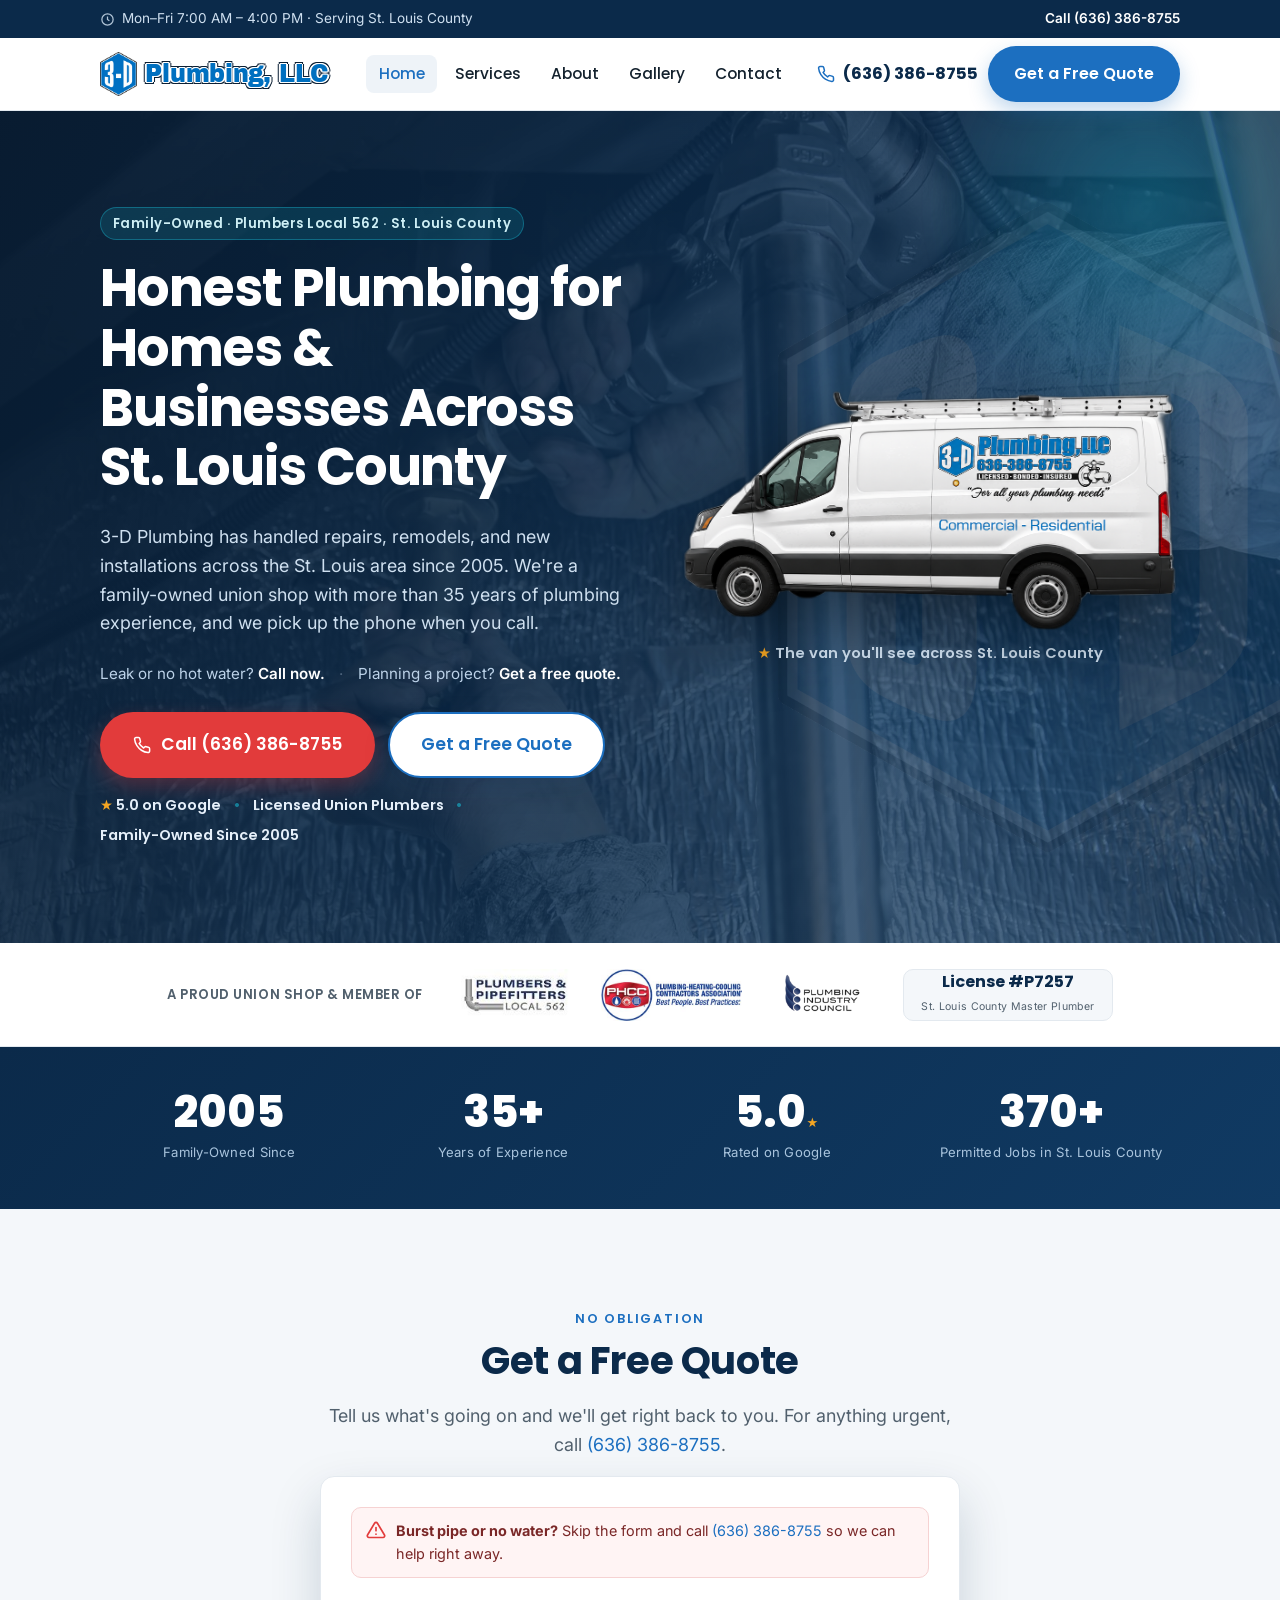
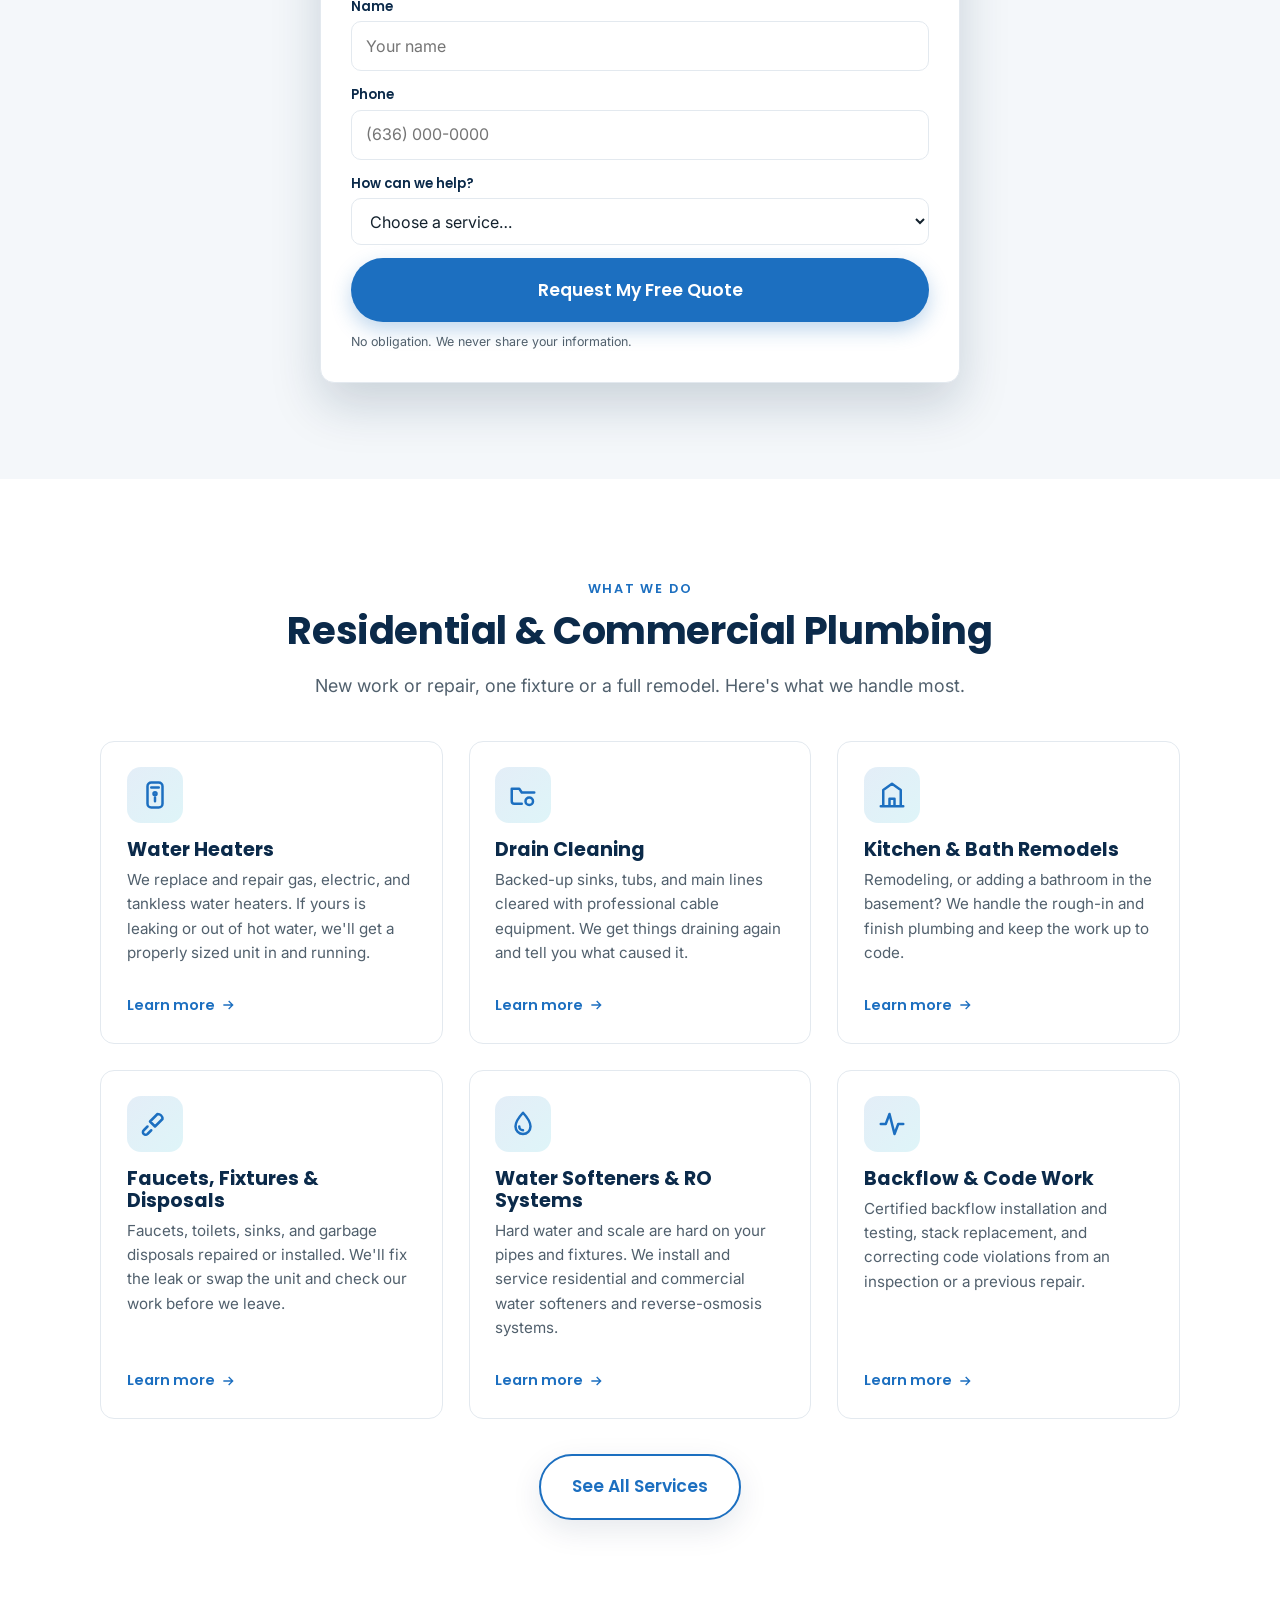
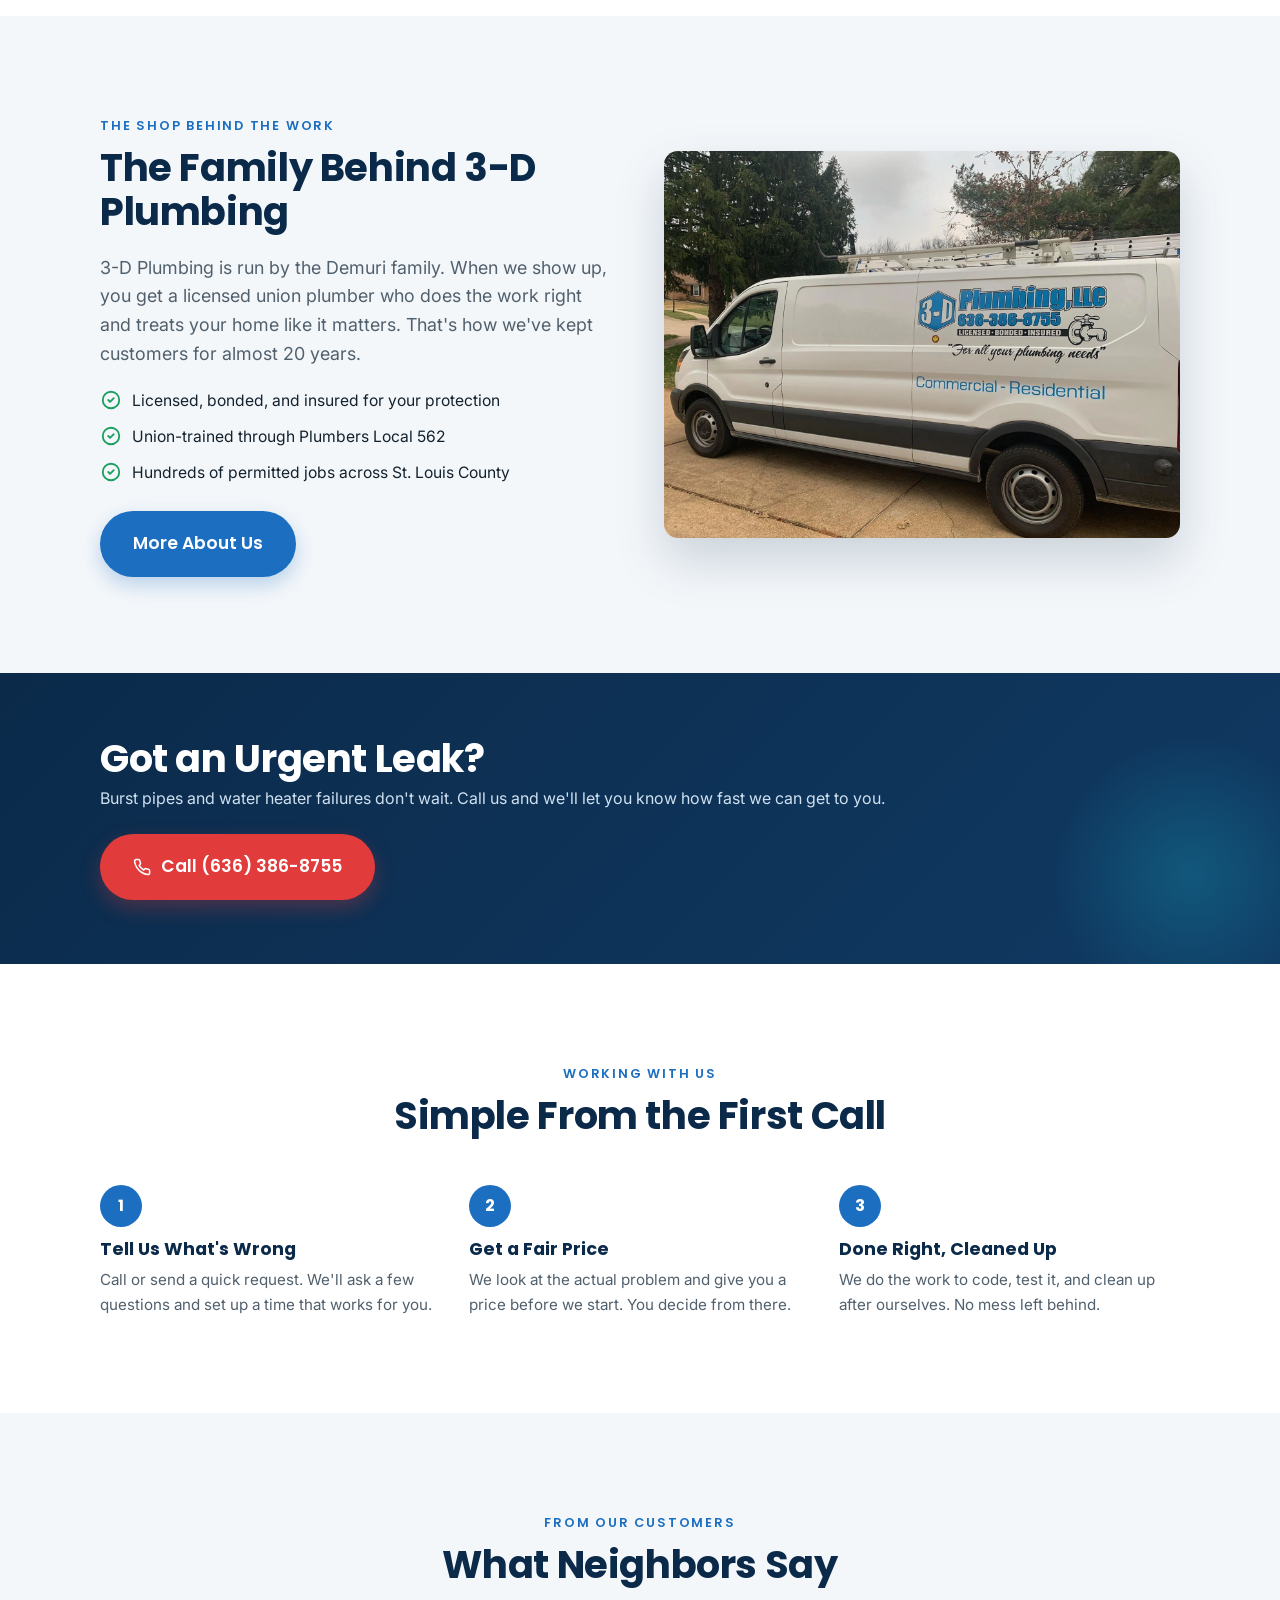
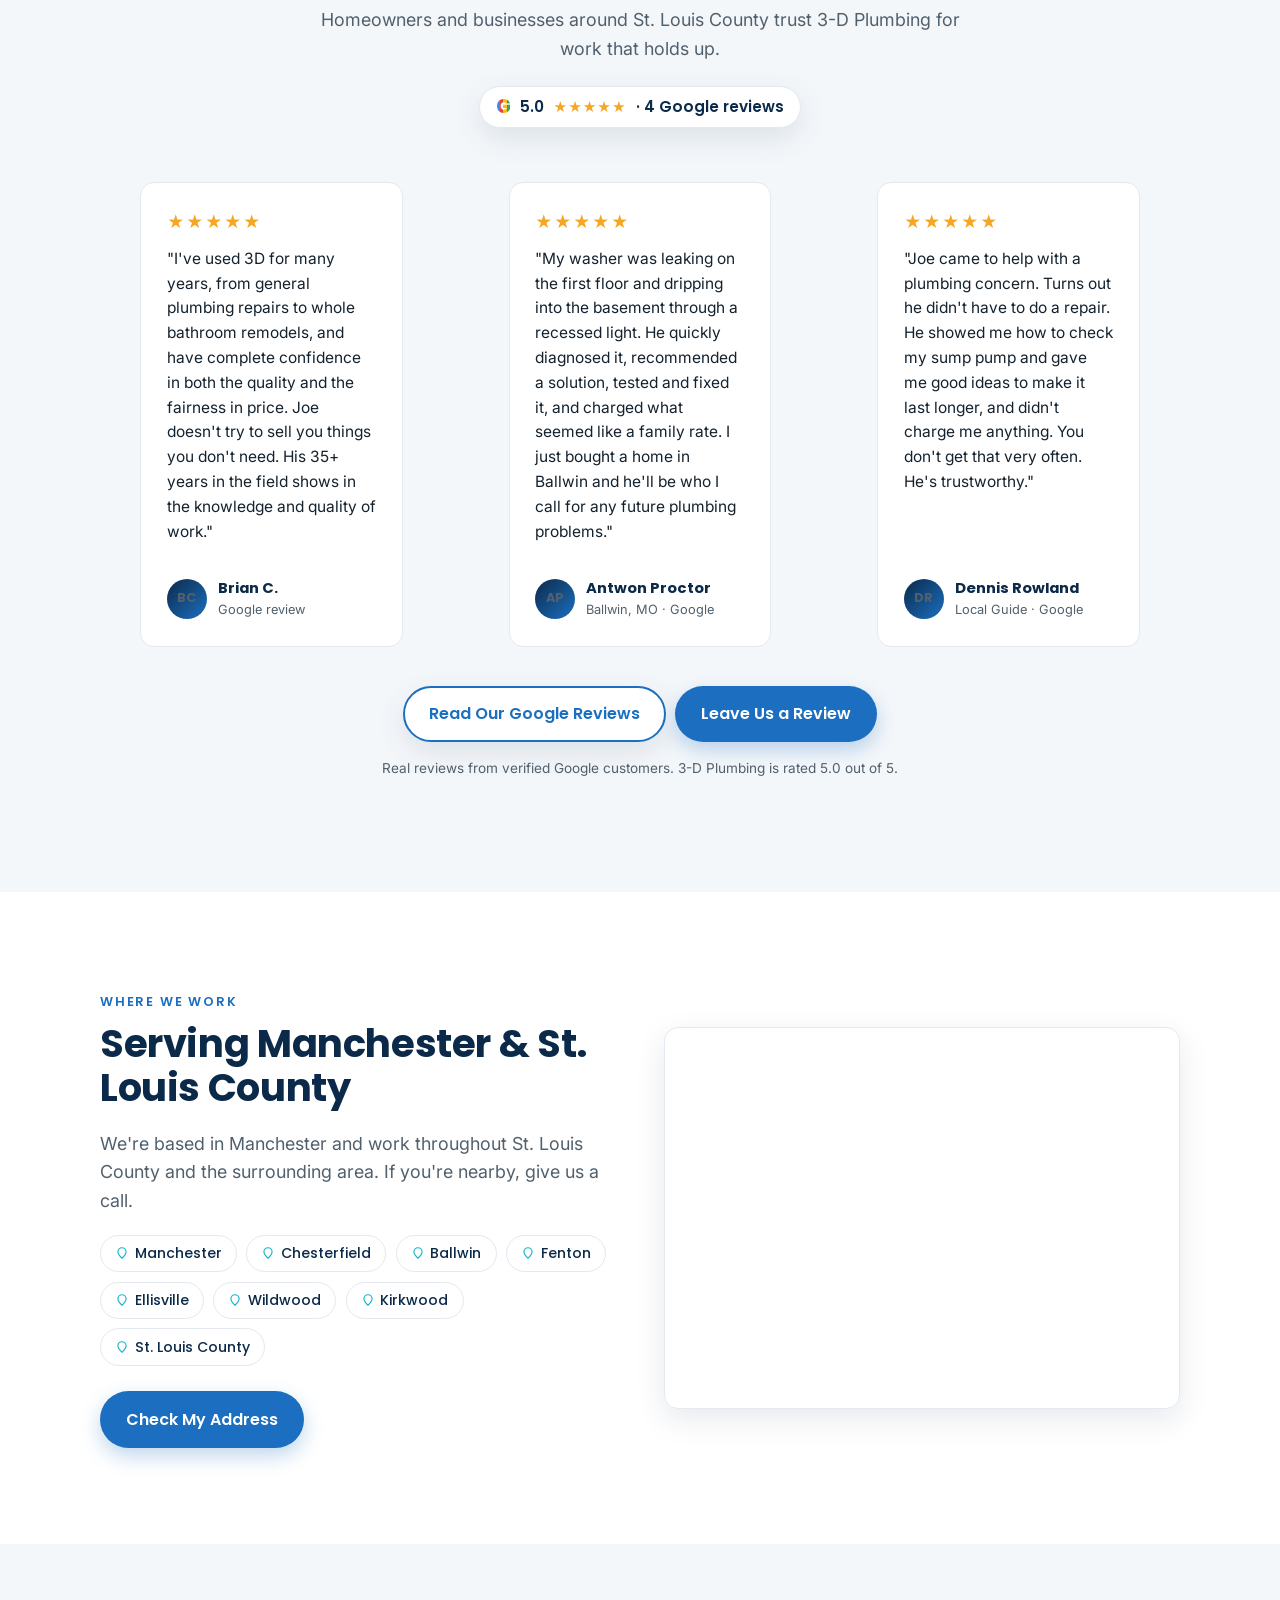
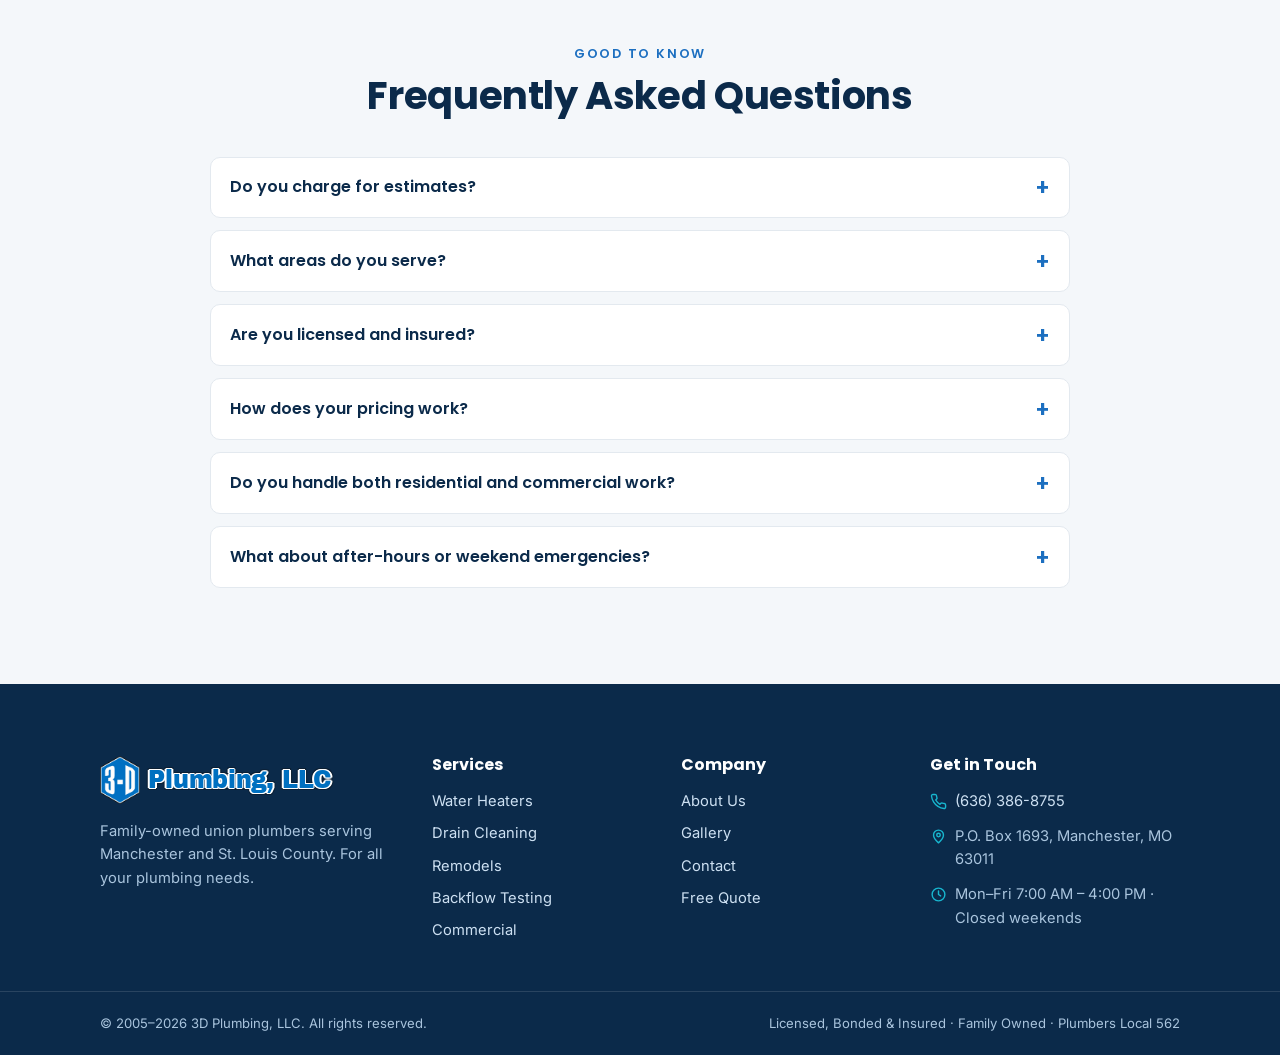
<file: index.html>
<!DOCTYPE html>
<html lang="en">
<head>
  <meta charset="UTF-8" />
  <meta name="viewport" content="width=device-width, initial-scale=1" />
  <title>Plumber Manchester MO | 3D Plumbing LLC | Union, Licensed Since 2005</title>
  <meta name="description" content="3D Plumbing, LLC is a family-owned union plumbing shop serving Manchester and St. Louis County since 2005. Water heaters, drains, remodels, backflow testing, water softeners, and more. Call (636) 386-8755." />
  <meta name="keywords" content="plumber Manchester MO, St. Louis County plumber, water heater replacement, backflow testing, water softener install, drain cleaning, union plumber Chesterfield Ballwin Fenton" />
  <link rel="canonical" href="https://www.3dplumbingllc.com/" />

  <meta property="og:type" content="website" />
  <meta property="og:title" content="3D Plumbing, LLC — Union Plumbers Serving St. Louis County Since 2005" />
  <meta property="og:description" content="Family-owned, licensed, bonded and insured. For all your plumbing needs. Call (636) 386-8755." />
  <meta property="og:image" content="assets/real-van.jpg?v=3" />

  <link rel="preconnect" href="https://fonts.googleapis.com" />
  <link rel="preconnect" href="https://fonts.gstatic.com" crossorigin />
  <link href="https://fonts.googleapis.com/css2?family=Inter:wght@400;500;600&family=Poppins:wght@500;600;700;800&family=Archivo+Black&display=swap" rel="stylesheet" />
  <link rel="stylesheet" href="styles.css?v=3" />
  <link rel="icon" type="image/png" href="assets/favicon.png?v=3" />
  <link rel="apple-touch-icon" href="assets/logo-mark.png?v=3" />

  <script type="application/ld+json">
  {
    "@context": "https://schema.org",
    "@type": "Plumber",
    "name": "3D Plumbing, LLC",
    "description": "Family-owned union plumbing company serving Manchester and St. Louis County since 2005.",
    "telephone": "+16363868755",
    "slogan": "For all your plumbing needs",
    "foundingDate": "2005",
    "memberOf": ["Plumbers Local 562", "PHCC", "Plumbing Industry Council"],
    "address": { "@type": "PostalAddress", "postOfficeBoxNumber": "1693", "addressLocality": "Manchester", "addressRegion": "MO", "postalCode": "63011", "addressCountry": "US" },
    "areaServed": ["Manchester MO","Chesterfield MO","Ballwin MO","Fenton MO","Ellisville MO","Wildwood MO","Kirkwood MO","St. Louis County MO"],
    "openingHoursSpecification": [{ "@type": "OpeningHoursSpecification", "dayOfWeek": ["Monday","Tuesday","Wednesday","Thursday","Friday"], "opens": "07:00", "closes": "16:00" }],
    "priceRange": "$$",
    "aggregateRating": { "@type": "AggregateRating", "ratingValue": "5.0", "reviewCount": "4", "bestRating": "5", "worstRating": "1" },
    "review": [
      { "@type": "Review", "author": { "@type": "Person", "name": "Brian C." }, "reviewRating": { "@type": "Rating", "ratingValue": "5", "bestRating": "5" }, "reviewBody": "I've used 3D for many years, from general plumbing repairs to whole bathroom remodels, and have complete confidence in both the quality and the fairness in price. His 35+ years in the field shows in the knowledge and quality of work." },
      { "@type": "Review", "author": { "@type": "Person", "name": "Antwon Proctor" }, "reviewRating": { "@type": "Rating", "ratingValue": "5", "bestRating": "5" }, "reviewBody": "He quickly diagnosed the problem, recommended a solution, tested and fixed it, and charged what seemed like a family rate. He'll be who I call for any future plumbing problems." },
      { "@type": "Review", "author": { "@type": "Person", "name": "Dennis Rowland" }, "reviewRating": { "@type": "Rating", "ratingValue": "5", "bestRating": "5" }, "reviewBody": "Joe came to help with a plumbing concern and didn't have to do a repair. He showed me how to check my sump pump and didn't charge me anything. He's trustworthy." }
    ]
  }
  </script>
</head>
<body>

  <!-- ============ TOP BAR ============ -->
  <div class="topbar">
    <div class="container">
      <span class="topbar__hours">
        <svg viewBox="0 0 24 24" fill="none" stroke="currentColor" stroke-width="2"><circle cx="12" cy="12" r="9"/><path d="M12 7v5l3 2"/></svg>
        Mon–Fri 7:00 AM – 4:00 PM · Serving St. Louis County
      </span>
      <a href="tel:+16363868755">Call (636) 386-8755</a>
    </div>
  </div>

  <!-- ============ HEADER ============ -->
  <header class="site-header">
    <div class="container nav">
      <a class="brand" href="./">
        <img class="brand__logo" src="assets/logo-mark.png?v=3" alt="3-D Plumbing, LLC" /><span class="brand__word">Plumbing, LLC</span>
      </a>

      <ul class="nav__links">
        <li><a href="./">Home</a></li>
        <li><a href="services">Services</a></li>
        <li><a href="about">About</a></li>
        <li><a href="gallery">Gallery</a></li>
        <li><a href="contact">Contact</a></li>
      </ul>

      <div class="nav__cta">
        <a class="nav__phone" href="tel:+16363868755">
          <svg viewBox="0 0 24 24" fill="none" stroke="currentColor" stroke-width="2" stroke-linecap="round" stroke-linejoin="round"><path d="M22 16.92v3a2 2 0 0 1-2.18 2 19.79 19.79 0 0 1-8.63-3.07 19.5 19.5 0 0 1-6-6 19.79 19.79 0 0 1-3.07-8.67A2 2 0 0 1 4.11 2h3a2 2 0 0 1 2 1.72c.13.96.36 1.9.7 2.81a2 2 0 0 1-.45 2.11L8.09 9.91a16 16 0 0 0 6 6l1.27-1.27a2 2 0 0 1 2.11-.45c.91.34 1.85.57 2.81.7A2 2 0 0 1 22 16.92z"/></svg>
          (636) 386-8755
        </a>
        <a class="btn" href="contact#quote">Get a Free Quote</a>
      </div>

      <button class="nav__toggle" aria-label="Open menu" aria-expanded="false"><span></span><span></span><span></span></button>
    </div>
  </header>

  <!-- ============ HERO ============ -->
  <section class="hero">
    <span class="hero__watermark" aria-hidden="true"></span>
    <div class="container hero__inner">
      <div class="hero__copy">
        <span class="badge-since">Family-Owned · Plumbers Local 562 · St. Louis County</span>
        <h1>Honest Plumbing for Homes &amp; Businesses Across St. Louis County</h1>
        <p class="lead">3-D Plumbing has handled repairs, remodels, and new installations across the St. Louis area since 2005. We're a family-owned union shop with more than 35 years of plumbing experience, and we pick up the phone when you call.</p>

        <div class="hero__fork">
          <span>Leak or no hot water? <strong>Call now.</strong></span>
          <span class="hero__fork-sep" aria-hidden="true">·</span>
          <span>Planning a project? <strong>Get a free quote.</strong></span>
        </div>
        <div class="hero__actions">
          <a class="btn btn--call btn--lg" href="tel:+16363868755">
            <svg viewBox="0 0 24 24" fill="none" stroke="currentColor" stroke-width="2" stroke-linecap="round" stroke-linejoin="round"><path d="M22 16.92v3a2 2 0 0 1-2.18 2 19.79 19.79 0 0 1-8.63-3.07 19.5 19.5 0 0 1-6-6 19.79 19.79 0 0 1-3.07-8.67A2 2 0 0 1 4.11 2h3a2 2 0 0 1 2 1.72c.13.96.36 1.9.7 2.81a2 2 0 0 1-.45 2.11L8.09 9.91a16 16 0 0 0 6 6l1.27-1.27a2 2 0 0 1 2.11-.45c.91.34 1.85.57 2.81.7A2 2 0 0 1 22 16.92z"/></svg>
            Call (636) 386-8755
          </a>
          <a class="btn btn--outline btn--lg" href="#quote">Get a Free Quote</a>
        </div>
        <div class="hero__proof">
          <span class="hero__proof-rating"><span class="star">★</span> 5.0 on Google</span>
          <span class="dot" aria-hidden="true">•</span>
          <span>Licensed Union Plumbers</span>
          <span class="dot" aria-hidden="true">•</span>
          <span>Family-Owned Since 2005</span>
        </div>

      </div>

      <!-- Hero visual: branded van -->
      <div class="hero__visual">
        <img class="hero__van" src="assets/van-hero.png?v=3" alt="3-D Plumbing service van — Licensed, Bonded, Insured, Commercial and Residential" />
        <span class="hero__van-cap"><span class="star">★</span> The van you'll see across St. Louis County</span>
      </div>
    </div>
  </section>

  <!-- ============ CREDENTIALS STRIP (real affiliations) ============ -->
  <div class="creds">
    <div class="container">
      <span class="creds__label">A Proud Union Shop &amp; Member Of</span>
      <div class="creds__logos">
        <img src="assets/badge-local562.jpg?v=3" alt="Plumbers &amp; Pipefitters Local 562" loading="lazy" onerror="this.style.display='none'" />
        <img src="assets/badge-phcc.png?v=3" alt="PHCC — Plumbing-Heating-Cooling Contractors Association" loading="lazy" onerror="this.style.display='none'" />
        <img src="assets/badge-pic.png?v=3" alt="Plumbing Industry Council" loading="lazy" onerror="this.style.display='none'" />
        <span class="lic"><b>License #P7257</b><span>St. Louis County Master Plumber</span></span>
      </div>
    </div>
  </div>

  <!-- ============ PROOF / STAT BAND ============ -->
  <div class="statband">
    <div class="container">
      <div class="s"><b>2005</b><span>Family-Owned Since</span></div>
      <div class="s"><b>35+</b><span>Years of Experience</span></div>
      <div class="s"><b>5.0<span class="star">★</span></b><span>Rated on Google</span></div>
      <div class="s"><b>370+</b><span>Permitted Jobs in St. Louis County</span></div>
    </div>
  </div>

  <!-- ============ GET A FREE QUOTE ============ -->
  <section class="section section--mist" id="quote-section">
    <div class="container center" style="max-width:720px">
      <span class="eyebrow">No Obligation</span>
      <h2>Get a Free Quote</h2>
      <p class="lead">Tell us what's going on and we'll get right back to you. For anything urgent, call <a href="tel:+16363868755">(636) 386-8755</a>.</p>
    </div>
    <div class="container">
      <aside class="quote-card quote-card--wide" id="quote">
        <div class="emergency-flag">
          <svg viewBox="0 0 24 24" fill="none" stroke="currentColor" stroke-width="2" stroke-linecap="round" stroke-linejoin="round"><path d="M10.29 3.86 1.82 18a2 2 0 0 0 1.71 3h16.94a2 2 0 0 0 1.71-3L13.71 3.86a2 2 0 0 0-3.42 0z"/><line x1="12" y1="9" x2="12" y2="13"/><line x1="12" y1="17" x2="12.01" y2="17"/></svg>
          <span><strong>Burst pipe or no water?</strong> Skip the form and call <a href="tel:+16363868755">(636)&nbsp;386-8755</a> so we can help right away.</span>
        </div>
        <form data-quote-form data-email="jdemuri@sbcglobal.net" action="https://formsubmit.co/jdemuri@sbcglobal.net" method="post">
          <div class="form-row">
            <div class="field"><label for="h-name">Name</label><input id="h-name" name="name" type="text" required placeholder="Your name" /></div>
            <div class="field"><label for="h-phone">Phone</label><input id="h-phone" name="phone" type="tel" required placeholder="(636) 000-0000" /></div>
            <div class="field"><label for="h-service">How can we help?</label>
              <select id="h-service" name="service" required>
                <option value="" disabled selected>Choose a service…</option>
                <option>Water heater replacement or repair</option>
                <option>Drain cleaning / cable drains</option>
                <option>Faucet, fixture or disposal</option>
                <option>Kitchen or bath remodel</option>
                <option>Basement bathroom</option>
                <option>Backflow install or testing</option>
                <option>Water softener / RO system</option>
                <option>Commercial / tenant finish</option>
                <option>Code violation correction</option>
                <option>Something else</option>
              </select>
            </div>
            <button class="btn btn--block btn--lg" type="submit">Request My Free Quote</button>
          </div>
          <p class="form-note">No obligation. We never share your information.</p>
          <div class="form-success">Thanks! We've got your request and will call you back. For anything urgent, call (636) 386-8755.</div>
        </form>
      </aside>
    </div>
  </section>

  <!-- ============ SERVICES OVERVIEW ============ -->
  <section class="section">
    <div class="container center">
      <span class="eyebrow">What We Do</span>
      <h2>Residential &amp; Commercial Plumbing</h2>
      <p class="lead">New work or repair, one fixture or a full remodel. Here's what we handle most.</p>
    </div>
    <div class="container" style="margin-top:2.5rem">
      <div class="grid grid--3">

        <article class="svc-card">
          <span class="svc-card__icon"><svg viewBox="0 0 24 24" fill="none" stroke="currentColor" stroke-width="2" stroke-linecap="round" stroke-linejoin="round"><rect x="6" y="2" width="12" height="20" rx="3"/><path d="M9 6h6M12 14v3"/><circle cx="12" cy="11" r="1.2"/></svg></span>
          <h3>Water Heaters</h3>
          <p>We replace and repair gas, electric, and tankless water heaters. If yours is leaking or out of hot water, we'll get a properly sized unit in and running.</p>
          <a class="svc-link" href="services#water-heater">Learn more <svg viewBox="0 0 24 24" fill="none" stroke="currentColor" stroke-width="2"><path d="M5 12h14M13 6l6 6-6 6"/></svg></a>
        </article>

        <article class="svc-card">
          <span class="svc-card__icon"><svg viewBox="0 0 24 24" fill="none" stroke="currentColor" stroke-width="2" stroke-linecap="round" stroke-linejoin="round"><path d="M3 7h6l2 3h10M3 7v10a2 2 0 0 0 2 2h6"/><circle cx="17" cy="17" r="3"/></svg></span>
          <h3>Drain Cleaning</h3>
          <p>Backed-up sinks, tubs, and main lines cleared with professional cable equipment. We get things draining again and tell you what caused it.</p>
          <a class="svc-link" href="services#drain">Learn more <svg viewBox="0 0 24 24" fill="none" stroke="currentColor" stroke-width="2"><path d="M5 12h14M13 6l6 6-6 6"/></svg></a>
        </article>

        <article class="svc-card">
          <span class="svc-card__icon"><svg viewBox="0 0 24 24" fill="none" stroke="currentColor" stroke-width="2" stroke-linecap="round" stroke-linejoin="round"><path d="M3 21h18M5 21V8l7-5 7 5v13M10 21v-6h4v6"/></svg></span>
          <h3>Kitchen &amp; Bath Remodels</h3>
          <p>Remodeling, or adding a bathroom in the basement? We handle the rough-in and finish plumbing and keep the work up to code.</p>
          <a class="svc-link" href="services#remodel">Learn more <svg viewBox="0 0 24 24" fill="none" stroke="currentColor" stroke-width="2"><path d="M5 12h14M13 6l6 6-6 6"/></svg></a>
        </article>

        <article class="svc-card">
          <span class="svc-card__icon"><svg viewBox="0 0 24 24" fill="none" stroke="currentColor" stroke-width="2" stroke-linecap="round" stroke-linejoin="round"><path d="M14 4a4 4 0 0 1 4 4l-6 6-4-4 6-6zM6 14l-3 3a2 2 0 0 0 0 3 2 2 0 0 0 3 0l3-3"/></svg></span>
          <h3>Faucets, Fixtures &amp; Disposals</h3>
          <p>Faucets, toilets, sinks, and garbage disposals repaired or installed. We'll fix the leak or swap the unit and check our work before we leave.</p>
          <a class="svc-link" href="services#fixtures">Learn more <svg viewBox="0 0 24 24" fill="none" stroke="currentColor" stroke-width="2"><path d="M5 12h14M13 6l6 6-6 6"/></svg></a>
        </article>

        <article class="svc-card">
          <span class="svc-card__icon"><svg viewBox="0 0 24 24" fill="none" stroke="currentColor" stroke-width="2" stroke-linecap="round" stroke-linejoin="round"><path d="M12 3s6 6.5 6 11a6 6 0 0 1-12 0c0-4.5 6-11 6-11z"/><path d="M9 14a3 3 0 0 0 3 3"/></svg></span>
          <h3>Water Softeners &amp; RO Systems</h3>
          <p>Hard water and scale are hard on your pipes and fixtures. We install and service residential and commercial water softeners and reverse-osmosis systems.</p>
          <a class="svc-link" href="services#water-treatment">Learn more <svg viewBox="0 0 24 24" fill="none" stroke="currentColor" stroke-width="2"><path d="M5 12h14M13 6l6 6-6 6"/></svg></a>
        </article>

        <article class="svc-card">
          <span class="svc-card__icon"><svg viewBox="0 0 24 24" fill="none" stroke="currentColor" stroke-width="2" stroke-linecap="round" stroke-linejoin="round"><path d="M3 12h4l3-8 4 16 3-8h4"/></svg></span>
          <h3>Backflow &amp; Code Work</h3>
          <p>Certified backflow installation and testing, stack replacement, and correcting code violations from an inspection or a previous repair.</p>
          <a class="svc-link" href="services#backflow">Learn more <svg viewBox="0 0 24 24" fill="none" stroke="currentColor" stroke-width="2"><path d="M5 12h14M13 6l6 6-6 6"/></svg></a>
        </article>

      </div>
      <div class="center" style="margin-top:2.2rem">
        <a class="btn btn--outline btn--lg" href="services">See All Services</a>
      </div>
    </div>
  </section>

  <!-- ============ VAN / MEET THE SHOP ============ -->
  <section class="section section--mist">
    <div class="container area-wrap">
      <div>
        <span class="eyebrow">The Shop Behind the Work</span>
        <h2>The Family Behind 3-D Plumbing</h2>
        <p class="lead">3-D Plumbing is run by the Demuri family. When we show up, you get a licensed union plumber who does the work right and treats your home like it matters. That's how we've kept customers for almost 20 years.</p>
        <ul class="checklist" style="margin-top:1.2rem">
          <li><svg viewBox="0 0 24 24" fill="none" stroke="currentColor" stroke-width="2" stroke-linecap="round" stroke-linejoin="round"><circle cx="12" cy="12" r="9"/><path d="m9 12 2 2 4-4"/></svg> <span>Licensed, bonded, and insured for your protection</span></li>
          <li><svg viewBox="0 0 24 24" fill="none" stroke="currentColor" stroke-width="2" stroke-linecap="round" stroke-linejoin="round"><circle cx="12" cy="12" r="9"/><path d="m9 12 2 2 4-4"/></svg> <span>Union-trained through Plumbers Local 562</span></li>
          <li><svg viewBox="0 0 24 24" fill="none" stroke="currentColor" stroke-width="2" stroke-linecap="round" stroke-linejoin="round"><circle cx="12" cy="12" r="9"/><path d="m9 12 2 2 4-4"/></svg> <span>Hundreds of permitted jobs across St. Louis County</span></li>
        </ul>
        <div style="margin-top:1.6rem"><a class="btn btn--lg" href="about">More About Us</a></div>
      </div>
      <div>
        <img loading="lazy" src="assets/real-van.jpg?v=3" alt="3-D Plumbing, LLC service van — Licensed, Bonded, Insured — Commercial and Residential" style="border-radius:var(--radius); box-shadow:var(--shadow-lg); width:100%; aspect-ratio:4/3; object-fit:cover;" />
      </div>
    </div>
  </section>

  <!-- ============ EMERGENCY / URGENT CTA BAND ============ -->
  <section class="cta-band section" style="padding-block: clamp(40px,6vw,64px)">
    <div class="container">
      <div>
        <h2>Got an Urgent Leak?</h2>
        <p>Burst pipes and water heater failures don't wait. Call us and we'll let you know how fast we can get to you.</p>
      </div>
      <a class="btn btn--call btn--lg" href="tel:+16363868755">
        <svg viewBox="0 0 24 24" fill="none" stroke="currentColor" stroke-width="2" stroke-linecap="round" stroke-linejoin="round"><path d="M22 16.92v3a2 2 0 0 1-2.18 2 19.79 19.79 0 0 1-8.63-3.07 19.5 19.5 0 0 1-6-6 19.79 19.79 0 0 1-3.07-8.67A2 2 0 0 1 4.11 2h3a2 2 0 0 1 2 1.72c.13.96.36 1.9.7 2.81a2 2 0 0 1-.45 2.11L8.09 9.91a16 16 0 0 0 6 6l1.27-1.27a2 2 0 0 1 2.11-.45c.91.34 1.85.57 2.81.7A2 2 0 0 1 22 16.92z"/></svg>
        Call (636) 386-8755
      </a>
    </div>
  </section>

  <!-- ============ HOW IT WORKS ============ -->
  <section class="section">
    <div class="container center">
      <span class="eyebrow">Working With Us</span>
      <h2>Simple From the First Call</h2>
    </div>
    <div class="container" style="margin-top:2.4rem">
      <div class="steps">
        <div class="step">
          <span class="step__num">1</span>
          <h3>Tell Us What's Wrong</h3>
          <p>Call or send a quick request. We'll ask a few questions and set up a time that works for you.</p>
        </div>
        <div class="step">
          <span class="step__num">2</span>
          <h3>Get a Fair Price</h3>
          <p>We look at the actual problem and give you a price before we start. You decide from there.</p>
        </div>
        <div class="step">
          <span class="step__num">3</span>
          <h3>Done Right, Cleaned Up</h3>
          <p>We do the work to code, test it, and clean up after ourselves. No mess left behind.</p>
        </div>
      </div>
    </div>
  </section>

  <!-- ============ TESTIMONIALS ============ -->
  <section class="section section--mist">
    <div class="container center">
      <span class="eyebrow">From Our Customers</span>
      <h2>What Neighbors Say</h2>
      <p class="lead">Homeowners and businesses around St. Louis County trust 3-D Plumbing for work that holds up.</p>
      <div class="greviews">
        <a class="greviews__badge" href="https://www.google.com/search?q=3D+Plumbing,+LLC+Reviews#lrd=0x87d8d56bf94bc60d:0xc544b7bdfc6f8a10,1,,,," target="_blank" rel="noopener">
          <span class="g">G</span> 5.0 <span class="stars">★★★★★</span> · 4 Google reviews
        </a>
      </div>
    </div>
    <div class="container" style="margin-top:2.4rem">
      <div class="testi-grid">
        <figure class="testi">
          <div class="stars" aria-label="5 out of 5 stars">★★★★★</div>
          <p>"I've used 3D for many years, from general plumbing repairs to whole bathroom remodels, and have complete confidence in both the quality and the fairness in price. Joe doesn't try to sell you things you don't need. His 35+ years in the field shows in the knowledge and quality of work."</p>
          <figcaption class="testi__who"><span class="testi__avatar">BC</span><span><strong>Brian C.</strong><span>Google review</span></span></figcaption>
        </figure>
        <figure class="testi">
          <div class="stars" aria-label="5 out of 5 stars">★★★★★</div>
          <p>"My washer was leaking on the first floor and dripping into the basement through a recessed light. He quickly diagnosed it, recommended a solution, tested and fixed it, and charged what seemed like a family rate. I just bought a home in Ballwin and he'll be who I call for any future plumbing problems."</p>
          <figcaption class="testi__who"><span class="testi__avatar">AP</span><span><strong>Antwon Proctor</strong><span>Ballwin, MO · Google</span></span></figcaption>
        </figure>
        <figure class="testi">
          <div class="stars" aria-label="5 out of 5 stars">★★★★★</div>
          <p>"Joe came to help with a plumbing concern. Turns out he didn't have to do a repair. He showed me how to check my sump pump and gave me good ideas to make it last longer, and didn't charge me anything. You don't get that very often. He's trustworthy."</p>
          <figcaption class="testi__who"><span class="testi__avatar">DR</span><span><strong>Dennis Rowland</strong><span>Local Guide · Google</span></span></figcaption>
        </figure>
      </div>
      <div class="greviews__actions">
        <a class="btn btn--outline" href="https://www.google.com/search?q=3D+Plumbing,+LLC+Reviews#lrd=0x87d8d56bf94bc60d:0xc544b7bdfc6f8a10,1,,,," target="_blank" rel="noopener">Read Our Google Reviews</a>
        <a class="btn" href="https://www.google.com/search?q=3D+Plumbing,+LLC+Reviews#lrd=0x87d8d56bf94bc60d:0xc544b7bdfc6f8a10,3,,,," target="_blank" rel="noopener">Leave Us a Review</a>
      </div>
      <p class="center" style="margin-top:1rem; color:var(--slate); font-size:.85rem">Real reviews from verified Google customers. 3-D Plumbing is rated 5.0 out of 5.</p>
    </div>
  </section>

  <!-- ============ SERVICE AREA ============ -->
  <section class="section">
    <div class="container">
      <div class="area-wrap">
        <div>
          <span class="eyebrow">Where We Work</span>
          <h2>Serving Manchester &amp; St. Louis County</h2>
          <p class="lead">We're based in Manchester and work throughout St. Louis County and the surrounding area. If you're nearby, give us a call.</p>
          <ul class="area-list">
            <li><svg viewBox="0 0 24 24" fill="none" stroke="currentColor" stroke-width="2"><path d="M12 21s-7-6-7-11a7 7 0 0 1 14 0c0 5-7 11-7 11z"/></svg> Manchester</li>
            <li><svg viewBox="0 0 24 24" fill="none" stroke="currentColor" stroke-width="2"><path d="M12 21s-7-6-7-11a7 7 0 0 1 14 0c0 5-7 11-7 11z"/></svg> Chesterfield</li>
            <li><svg viewBox="0 0 24 24" fill="none" stroke="currentColor" stroke-width="2"><path d="M12 21s-7-6-7-11a7 7 0 0 1 14 0c0 5-7 11-7 11z"/></svg> Ballwin</li>
            <li><svg viewBox="0 0 24 24" fill="none" stroke="currentColor" stroke-width="2"><path d="M12 21s-7-6-7-11a7 7 0 0 1 14 0c0 5-7 11-7 11z"/></svg> Fenton</li>
            <li><svg viewBox="0 0 24 24" fill="none" stroke="currentColor" stroke-width="2"><path d="M12 21s-7-6-7-11a7 7 0 0 1 14 0c0 5-7 11-7 11z"/></svg> Ellisville</li>
            <li><svg viewBox="0 0 24 24" fill="none" stroke="currentColor" stroke-width="2"><path d="M12 21s-7-6-7-11a7 7 0 0 1 14 0c0 5-7 11-7 11z"/></svg> Wildwood</li>
            <li><svg viewBox="0 0 24 24" fill="none" stroke="currentColor" stroke-width="2"><path d="M12 21s-7-6-7-11a7 7 0 0 1 14 0c0 5-7 11-7 11z"/></svg> Kirkwood</li>
            <li><svg viewBox="0 0 24 24" fill="none" stroke="currentColor" stroke-width="2"><path d="M12 21s-7-6-7-11a7 7 0 0 1 14 0c0 5-7 11-7 11z"/></svg> St. Louis County</li>
          </ul>
          <div style="margin-top:1.6rem"><a class="btn" href="contact#quote">Check My Address</a></div>
        </div>
        <div class="map-embed">
          <iframe title="3D Plumbing service area — Manchester, MO &amp; St. Louis County" loading="lazy" referrerpolicy="no-referrer-when-downgrade"
            src="https://www.google.com/maps?q=3D%20Plumbing%2C%20LLC%2C%20Manchester%2C%20MO%2063011&z=11&output=embed"></iframe>
        </div>
      </div>
    </div>
  </section>

  <!-- ============ FAQ ============ -->
  <section class="section section--mist">
    <div class="container center">
      <span class="eyebrow">Good to Know</span>
      <h2>Frequently Asked Questions</h2>
    </div>
    <div class="container">
      <div class="faq">
        <details>
          <summary>Do you charge for estimates?</summary>
          <div class="faq__a">No. We give free quotes and estimates with no obligation. Call <a href="tel:+16363868755">(636) 386-8755</a> or use our <a href="contact#quote">quote form</a> and we'll get back to you.</div>
        </details>
        <details>
          <summary>What areas do you serve?</summary>
          <div class="faq__a">We're based in Manchester and work throughout St. Louis County, including Chesterfield, Ballwin, Fenton, Ellisville, Wildwood, and Kirkwood. Not sure if you're in range? Give us a call.</div>
        </details>
        <details>
          <summary>Are you licensed and insured?</summary>
          <div class="faq__a">Yes. We're a St. Louis County licensed master plumber (License #P7257), bonded and insured, and a union shop through Plumbers Local 562.</div>
        </details>
        <details>
          <summary>How does your pricing work?</summary>
          <div class="faq__a">We diagnose the real problem and give you a clear price before any work starts, so there are no surprises when the job is done.</div>
        </details>
        <details>
          <summary>Do you handle both residential and commercial work?</summary>
          <div class="faq__a">Yes. We do home repairs and remodels along with commercial and tenant-finish plumbing for businesses.</div>
        </details>
        <details>
          <summary>What about after-hours or weekend emergencies?</summary>
          <div class="faq__a">Our regular hours are Monday through Friday, 7 AM to 4 PM. If you have an urgent leak outside those hours, call <a href="tel:+16363868755">(636) 386-8755</a> and we'll let you know how soon we can help.</div>
        </details>
      </div>
    </div>
  </section>

  <script type="application/ld+json">
  {
    "@context": "https://schema.org",
    "@type": "FAQPage",
    "mainEntity": [
      { "@type": "Question", "name": "Do you charge for estimates?", "acceptedAnswer": { "@type": "Answer", "text": "No. We give free quotes and estimates with no obligation. Call (636) 386-8755 or use our quote form and we'll get back to you." } },
      { "@type": "Question", "name": "What areas do you serve?", "acceptedAnswer": { "@type": "Answer", "text": "We're based in Manchester and work throughout St. Louis County, including Chesterfield, Ballwin, Fenton, Ellisville, Wildwood, and Kirkwood." } },
      { "@type": "Question", "name": "Are you licensed and insured?", "acceptedAnswer": { "@type": "Answer", "text": "Yes. We're a St. Louis County licensed master plumber (License #P7257), bonded and insured, and a union shop through Plumbers Local 562." } },
      { "@type": "Question", "name": "How does your pricing work?", "acceptedAnswer": { "@type": "Answer", "text": "We diagnose the real problem and give you a clear price before any work starts, so there are no surprises when the job is done." } },
      { "@type": "Question", "name": "Do you handle both residential and commercial work?", "acceptedAnswer": { "@type": "Answer", "text": "Yes. We do home repairs and remodels along with commercial and tenant-finish plumbing for businesses." } },
      { "@type": "Question", "name": "What about after-hours or weekend emergencies?", "acceptedAnswer": { "@type": "Answer", "text": "Our regular hours are Monday through Friday, 7 AM to 4 PM. If you have an urgent leak outside those hours, call (636) 386-8755 and we'll let you know how soon we can help." } }
    ]
  }
  </script>

  <!-- ============ FOOTER ============ -->
  <footer class="site-footer">
    <div class="container footer-grid">
      <div class="footer-brand">
        <a class="brand" href="./">
          <img class="brand__logo" src="assets/logo-mark.png?v=3" alt="3-D Plumbing, LLC" /><span class="brand__word">Plumbing, LLC</span>
        </a>
        <p>Family-owned union plumbers serving Manchester and St. Louis County. For all your plumbing needs.</p>
      </div>

      <div>
        <h4>Services</h4>
        <ul class="footer-links">
          <li><a href="services#water-heater">Water Heaters</a></li>
          <li><a href="services#drain">Drain Cleaning</a></li>
          <li><a href="services#remodel">Remodels</a></li>
          <li><a href="services#backflow">Backflow Testing</a></li>
          <li><a href="services#commercial">Commercial</a></li>
        </ul>
      </div>

      <div>
        <h4>Company</h4>
        <ul class="footer-links">
          <li><a href="about">About Us</a></li>
          <li><a href="gallery">Gallery</a></li>
          <li><a href="contact">Contact</a></li>
          <li><a href="contact#quote">Free Quote</a></li>
        </ul>
      </div>

      <div>
        <h4>Get in Touch</h4>
        <ul class="footer-contact">
          <li><svg viewBox="0 0 24 24" fill="none" stroke="currentColor" stroke-width="2" stroke-linecap="round" stroke-linejoin="round"><path d="M22 16.92v3a2 2 0 0 1-2.18 2 19.79 19.79 0 0 1-8.63-3.07 19.5 19.5 0 0 1-6-6 19.79 19.79 0 0 1-3.07-8.67A2 2 0 0 1 4.11 2h3a2 2 0 0 1 2 1.72c.13.96.36 1.9.7 2.81a2 2 0 0 1-.45 2.11L8.09 9.91a16 16 0 0 0 6 6l1.27-1.27a2 2 0 0 1 2.11-.45c.91.34 1.85.57 2.81.7A2 2 0 0 1 22 16.92z"/></svg> <a href="tel:+16363868755">(636) 386-8755</a></li>
          <li><svg viewBox="0 0 24 24" fill="none" stroke="currentColor" stroke-width="2" stroke-linecap="round" stroke-linejoin="round"><path d="M12 21s-7-6-7-11a7 7 0 0 1 14 0c0 5-7 11-7 11z"/><circle cx="12" cy="10" r="2.5"/></svg> P.O. Box 1693, Manchester, MO 63011</li>
          <li><svg viewBox="0 0 24 24" fill="none" stroke="currentColor" stroke-width="2" stroke-linecap="round" stroke-linejoin="round"><circle cx="12" cy="12" r="9"/><path d="M12 7v5l3 2"/></svg> Mon–Fri 7:00 AM – 4:00 PM · Closed weekends</li>
        </ul>
      </div>
    </div>
    <div class="footer-bottom">
      <div class="container">
        <span>© 2005–2026 3D Plumbing, LLC. All rights reserved.</span>
        <span>Licensed, Bonded &amp; Insured · Family Owned · Plumbers Local 562</span>
      </div>
    </div>
  </footer>

  <!-- ============ MOBILE STICKY CALL BAR ============ -->
  <div class="mobile-callbar">
    <a class="btn btn--call" href="tel:+16363868755"><svg viewBox="0 0 24 24" fill="none" stroke="currentColor" stroke-width="2" stroke-linecap="round" stroke-linejoin="round"><path d="M22 16.92v3a2 2 0 0 1-2.18 2 19.79 19.79 0 0 1-8.63-3.07 19.5 19.5 0 0 1-6-6 19.79 19.79 0 0 1-3.07-8.67A2 2 0 0 1 4.11 2h3a2 2 0 0 1 2 1.72c.13.96.36 1.9.7 2.81a2 2 0 0 1-.45 2.11L8.09 9.91a16 16 0 0 0 6 6l1.27-1.27a2 2 0 0 1 2.11-.45c.91.34 1.85.57 2.81.7A2 2 0 0 1 22 16.92z"/></svg> Call Now</a>
    <a class="btn btn--outline" href="contact#quote">Free Quote</a>
  </div>

  <script src="script.js?v=4"></script>
</body>
</html>
</file>
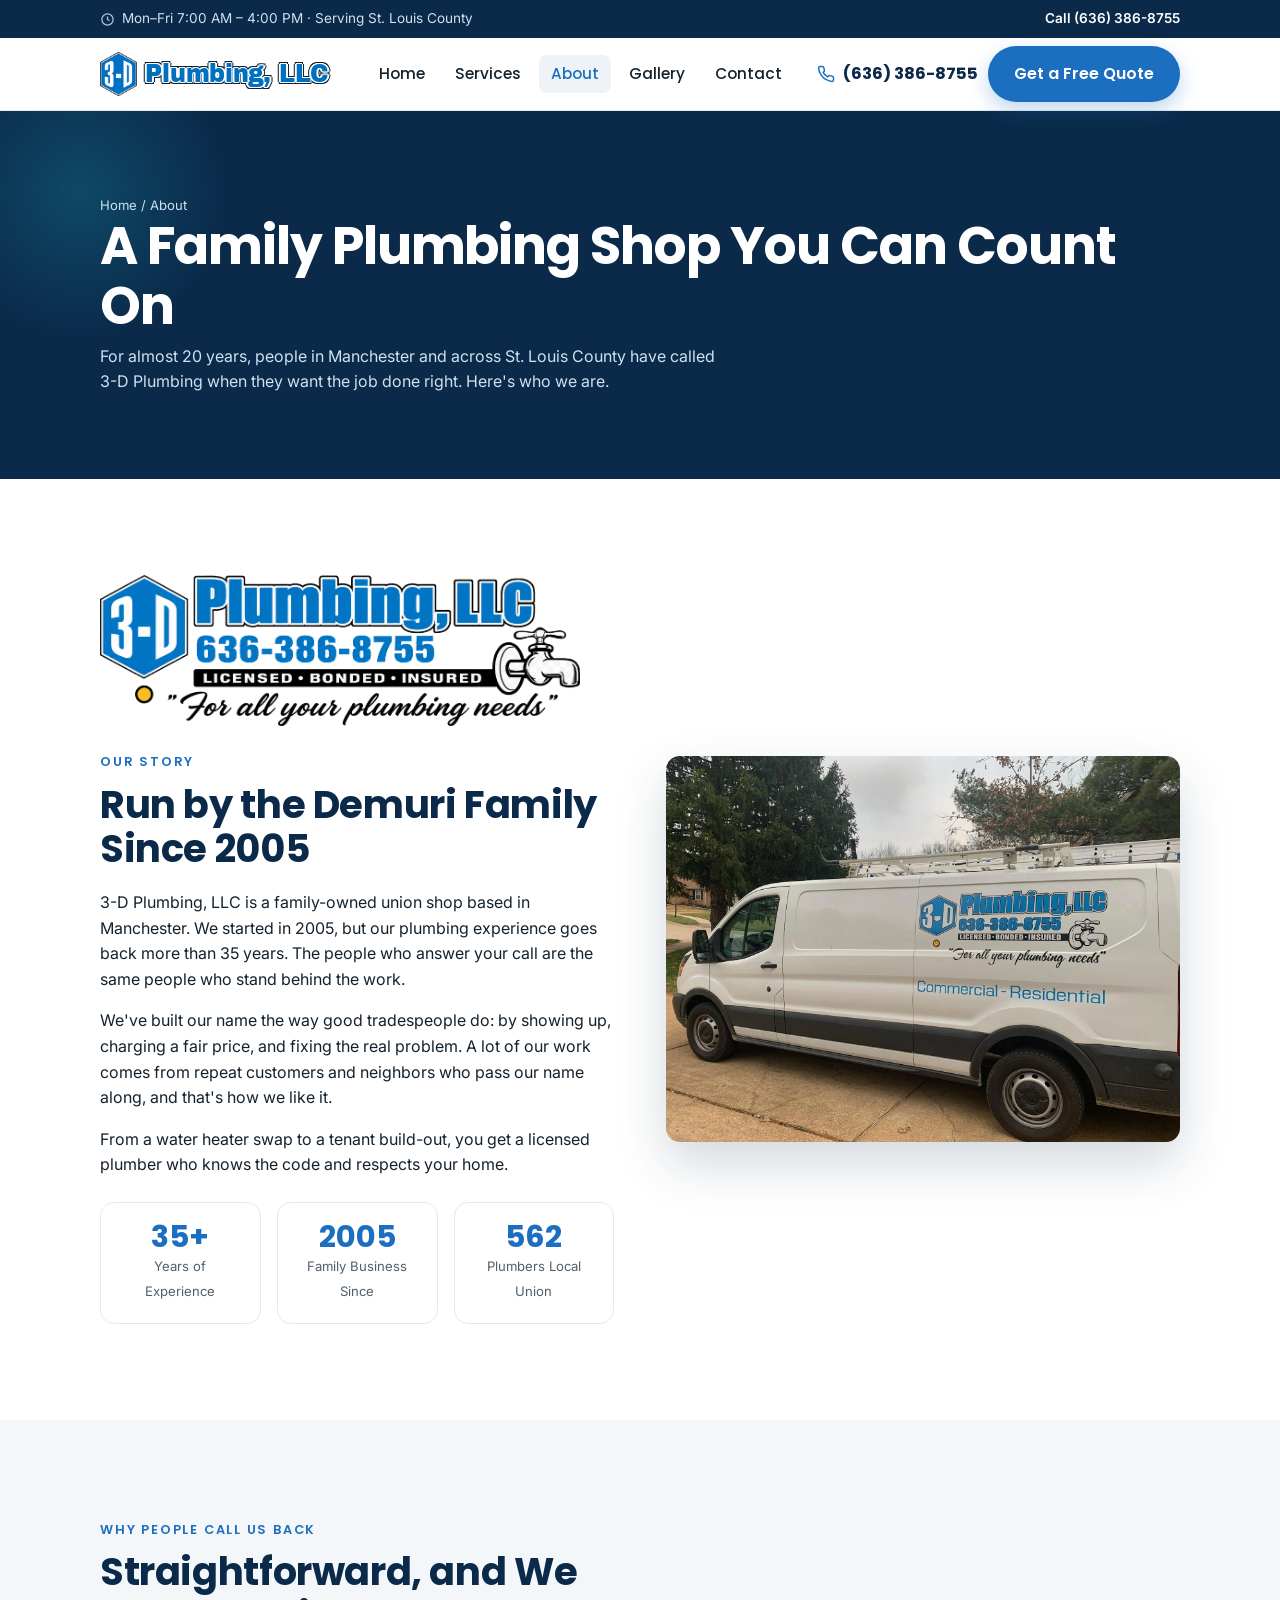
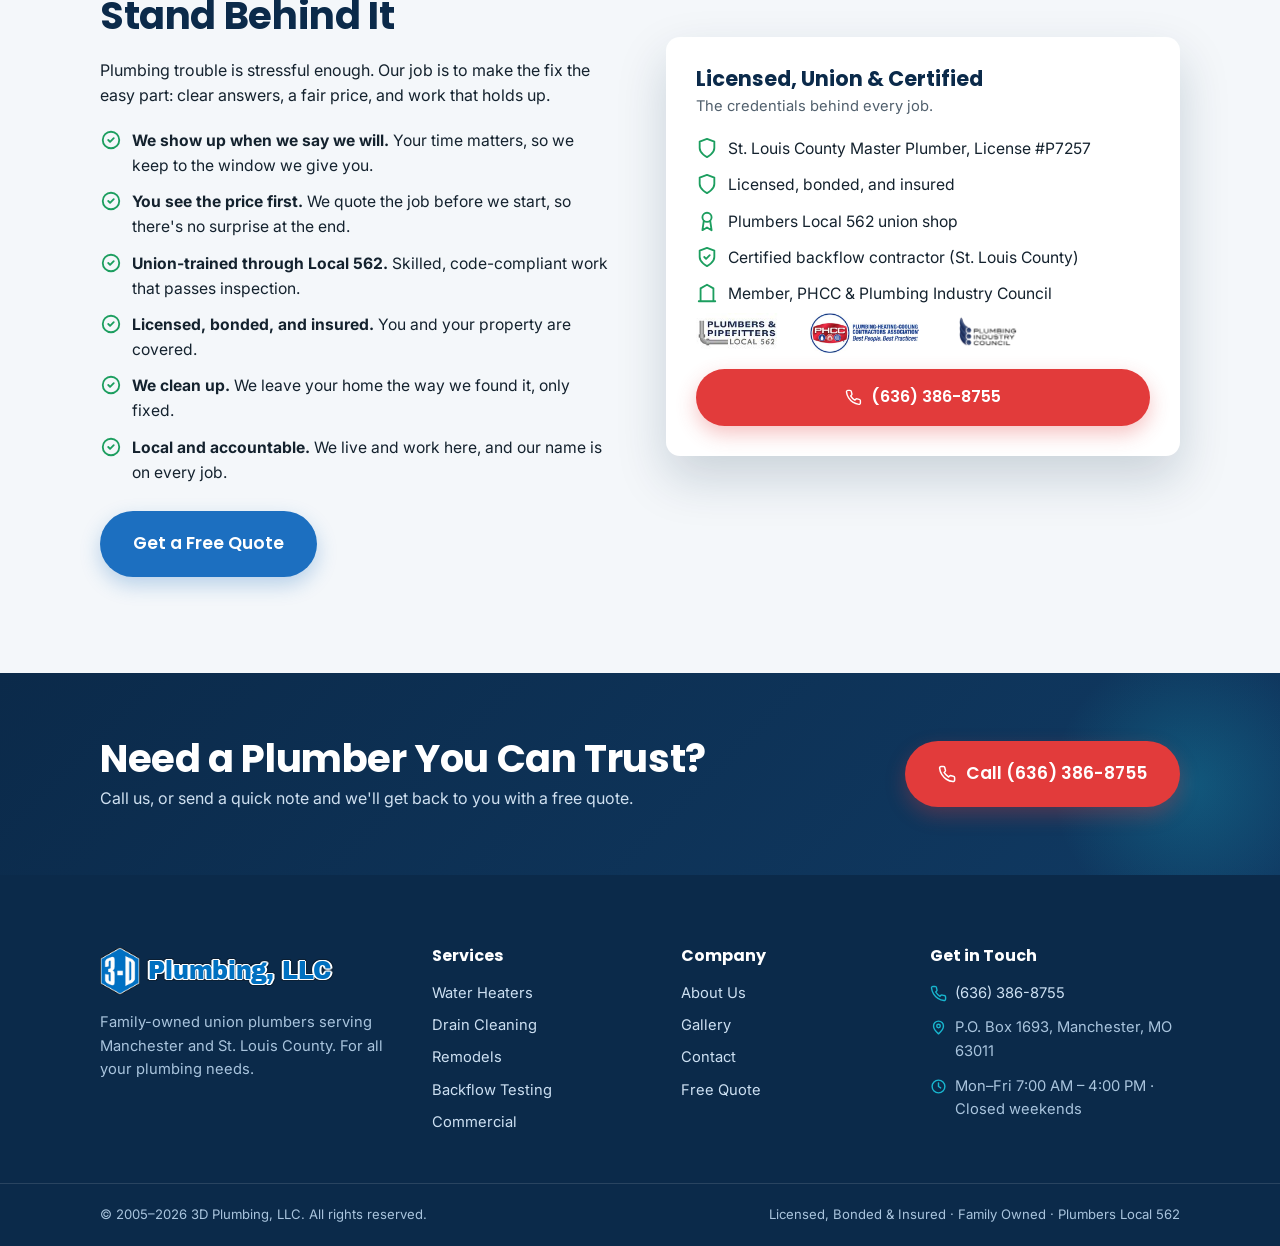
<file: about.html>
<!DOCTYPE html>
<html lang="en">
<head>
  <meta charset="UTF-8" />
  <meta name="viewport" content="width=device-width, initial-scale=1" />
  <title>About 3D Plumbing, LLC | Family-Owned Union Plumbers in Manchester, MO</title>
  <meta name="description" content="3D Plumbing, LLC is a family-owned union plumbing company in Manchester, MO, serving St. Louis County since 2005 with 35+ years of experience. Licensed, bonded, insured. Plumbers Local 562, PHCC. Call (636) 386-8755." />
  <link rel="canonical" href="https://www.3dplumbingllc.com/about" />
  <link rel="preconnect" href="https://fonts.googleapis.com" />
  <link rel="preconnect" href="https://fonts.gstatic.com" crossorigin />
  <link href="https://fonts.googleapis.com/css2?family=Inter:wght@400;500;600&family=Poppins:wght@500;600;700;800&family=Archivo+Black&display=swap" rel="stylesheet" />
  <link rel="stylesheet" href="styles.css?v=3" />
  <link rel="icon" type="image/png" href="assets/favicon.png?v=3" />
  <link rel="apple-touch-icon" href="assets/logo-mark.png?v=3" />
</head>
<body>

  <div class="topbar">
    <div class="container">
      <span class="topbar__hours"><svg viewBox="0 0 24 24" fill="none" stroke="currentColor" stroke-width="2"><circle cx="12" cy="12" r="9"/><path d="M12 7v5l3 2"/></svg> Mon–Fri 7:00 AM – 4:00 PM · Serving St. Louis County</span>
      <a href="tel:+16363868755">Call (636) 386-8755</a>
    </div>
  </div>

  <header class="site-header">
    <div class="container nav">
      <a class="brand" href="./"><img class="brand__logo" src="assets/logo-mark.png?v=3" alt="3-D Plumbing, LLC" /><span class="brand__word">Plumbing, LLC</span></a>
      <ul class="nav__links">
        <li><a href="./">Home</a></li>
        <li><a href="services">Services</a></li>
        <li><a href="about">About</a></li>
        <li><a href="gallery">Gallery</a></li>
        <li><a href="contact">Contact</a></li>
      </ul>
      <div class="nav__cta">
        <a class="nav__phone" href="tel:+16363868755"><svg viewBox="0 0 24 24" fill="none" stroke="currentColor" stroke-width="2" stroke-linecap="round" stroke-linejoin="round"><path d="M22 16.92v3a2 2 0 0 1-2.18 2 19.79 19.79 0 0 1-8.63-3.07 19.5 19.5 0 0 1-6-6 19.79 19.79 0 0 1-3.07-8.67A2 2 0 0 1 4.11 2h3a2 2 0 0 1 2 1.72c.13.96.36 1.9.7 2.81a2 2 0 0 1-.45 2.11L8.09 9.91a16 16 0 0 0 6 6l1.27-1.27a2 2 0 0 1 2.11-.45c.91.34 1.85.57 2.81.7A2 2 0 0 1 22 16.92z"/></svg> (636) 386-8755</a>
        <a class="btn" href="contact#quote">Get a Free Quote</a>
      </div>
      <button class="nav__toggle" aria-label="Open menu" aria-expanded="false"><span></span><span></span><span></span></button>
    </div>
  </header>

  <section class="page-hero">
    <div class="container">
      <p class="crumbs"><a href="./">Home</a> / About</p>
      <h1>A Family Plumbing Shop You Can Count On</h1>
      <p>For almost 20 years, people in Manchester and across St. Louis County have called 3-D Plumbing when they want the job done right. Here's who we are.</p>
    </div>
  </section>

  <section class="section">
    <div class="container">
      <div class="about-grid">
        <div>
          <img class="logo-banner" src="assets/logo-banner.png?v=3" alt="3-D Plumbing, LLC · (636) 386-8755 · Licensed, Bonded, Insured · For all your plumbing needs" style="margin-bottom:1.4rem" />
          <span class="eyebrow">Our Story</span>
          <h2>Run by the Demuri Family Since 2005</h2>
          <p>3-D Plumbing, LLC is a family-owned union shop based in Manchester. We started in 2005, but our plumbing experience goes back more than 35 years. The people who answer your call are the same people who stand behind the work.</p>
          <p>We've built our name the way good tradespeople do: by showing up, charging a fair price, and fixing the real problem. A lot of our work comes from repeat customers and neighbors who pass our name along, and that's how we like it.</p>
          <p>From a water heater swap to a tenant build-out, you get a licensed plumber who knows the code and respects your home.</p>
          <div class="stat-row">
            <div class="stat"><b>35+</b><span>Years of Experience</span></div>
            <div class="stat"><b>2005</b><span>Family Business Since</span></div>
            <div class="stat"><b>562</b><span>Plumbers Local Union</span></div>
          </div>
        </div>
        <div>
          <img loading="lazy" src="assets/real-van.jpg?v=3" alt="The 3-D Plumbing service van — Commercial and Residential, Licensed, Bonded, Insured" style="border-radius:var(--radius); box-shadow:var(--shadow-lg); width:100%; aspect-ratio:4/3; object-fit:cover; background:#dde8f2;" />
        </div>
      </div>
    </div>
  </section>

  <section class="section section--mist">
    <div class="container">
      <div class="about-grid">
        <div>
          <span class="eyebrow">Why People Call Us Back</span>
          <h2>Straightforward, and We Stand Behind It</h2>
          <p>Plumbing trouble is stressful enough. Our job is to make the fix the easy part: clear answers, a fair price, and work that holds up.</p>
          <ul class="checklist">
            <li><svg viewBox="0 0 24 24" fill="none" stroke="currentColor" stroke-width="2" stroke-linecap="round" stroke-linejoin="round"><circle cx="12" cy="12" r="9"/><path d="m9 12 2 2 4-4"/></svg> <span><strong>We show up when we say we will.</strong> Your time matters, so we keep to the window we give you.</span></li>
            <li><svg viewBox="0 0 24 24" fill="none" stroke="currentColor" stroke-width="2" stroke-linecap="round" stroke-linejoin="round"><circle cx="12" cy="12" r="9"/><path d="m9 12 2 2 4-4"/></svg> <span><strong>You see the price first.</strong> We quote the job before we start, so there's no surprise at the end.</span></li>
            <li><svg viewBox="0 0 24 24" fill="none" stroke="currentColor" stroke-width="2" stroke-linecap="round" stroke-linejoin="round"><circle cx="12" cy="12" r="9"/><path d="m9 12 2 2 4-4"/></svg> <span><strong>Union-trained through Local 562.</strong> Skilled, code-compliant work that passes inspection.</span></li>
            <li><svg viewBox="0 0 24 24" fill="none" stroke="currentColor" stroke-width="2" stroke-linecap="round" stroke-linejoin="round"><circle cx="12" cy="12" r="9"/><path d="m9 12 2 2 4-4"/></svg> <span><strong>Licensed, bonded, and insured.</strong> You and your property are covered.</span></li>
            <li><svg viewBox="0 0 24 24" fill="none" stroke="currentColor" stroke-width="2" stroke-linecap="round" stroke-linejoin="round"><circle cx="12" cy="12" r="9"/><path d="m9 12 2 2 4-4"/></svg> <span><strong>We clean up.</strong> We leave your home the way we found it, only fixed.</span></li>
            <li><svg viewBox="0 0 24 24" fill="none" stroke="currentColor" stroke-width="2" stroke-linecap="round" stroke-linejoin="round"><circle cx="12" cy="12" r="9"/><path d="m9 12 2 2 4-4"/></svg> <span><strong>Local and accountable.</strong> We live and work here, and our name is on every job.</span></li>
          </ul>
          <div style="margin-top:1.6rem"><a class="btn btn--lg" href="contact#quote">Get a Free Quote</a></div>
        </div>
        <div>
          <div class="quote-card">
            <h3>Licensed, Union &amp; Certified</h3>
            <p class="muted">The credentials behind every job.</p>
            <ul class="checklist" style="margin-top:0">
              <li><svg viewBox="0 0 24 24" fill="none" stroke="currentColor" stroke-width="2" stroke-linecap="round" stroke-linejoin="round"><path d="M12 22s8-4 8-10V5l-8-3-8 3v7c0 6 8 10 8 10z"/></svg> <span>St. Louis County Master Plumber, License&nbsp;#P7257</span></li>
              <li><svg viewBox="0 0 24 24" fill="none" stroke="currentColor" stroke-width="2" stroke-linecap="round" stroke-linejoin="round"><path d="M12 22s8-4 8-10V5l-8-3-8 3v7c0 6 8 10 8 10z"/></svg> <span>Licensed, bonded, and insured</span></li>
              <li><svg viewBox="0 0 24 24" fill="none" stroke="currentColor" stroke-width="2" stroke-linecap="round" stroke-linejoin="round"><circle cx="12" cy="8" r="5"/><path d="M8.5 12 7 22l5-3 5 3-1.5-10"/></svg> <span>Plumbers Local 562 union shop</span></li>
              <li><svg viewBox="0 0 24 24" fill="none" stroke="currentColor" stroke-width="2" stroke-linecap="round" stroke-linejoin="round"><path d="M12 22s8-4 8-10V5l-8-3-8 3v7c0 6 8 10 8 10z"/><path d="m9 12 2 2 4-4"/></svg> <span>Certified backflow contractor (St. Louis County)</span></li>
              <li><svg viewBox="0 0 24 24" fill="none" stroke="currentColor" stroke-width="2" stroke-linecap="round" stroke-linejoin="round"><path d="M3 21h18M5 21V7l7-4 7 4v14"/></svg> <span>Member, PHCC &amp; Plumbing Industry Council</span></li>
            </ul>
            <div class="creds__logos" style="justify-content:flex-start; margin:.4rem 0 1rem">
              <img src="assets/badge-local562.jpg?v=3" alt="Plumbers Local 562" loading="lazy" onerror="this.style.display='none'" style="height:40px" />
              <img src="assets/badge-phcc.png?v=3" alt="PHCC" loading="lazy" onerror="this.style.display='none'" style="height:40px" />
              <img src="assets/badge-pic.png?v=3" alt="Plumbing Industry Council" loading="lazy" onerror="this.style.display='none'" style="height:40px" />
            </div>
            <a class="btn btn--block btn--call" href="tel:+16363868755"><svg viewBox="0 0 24 24" fill="none" stroke="currentColor" stroke-width="2" stroke-linecap="round" stroke-linejoin="round"><path d="M22 16.92v3a2 2 0 0 1-2.18 2 19.79 19.79 0 0 1-8.63-3.07 19.5 19.5 0 0 1-6-6 19.79 19.79 0 0 1-3.07-8.67A2 2 0 0 1 4.11 2h3a2 2 0 0 1 2 1.72c.13.96.36 1.9.7 2.81a2 2 0 0 1-.45 2.11L8.09 9.91a16 16 0 0 0 6 6l1.27-1.27a2 2 0 0 1 2.11-.45c.91.34 1.85.57 2.81.7A2 2 0 0 1 22 16.92z"/></svg> (636) 386-8755</a>
          </div>
        </div>
      </div>
    </div>
  </section>

  <section class="cta-band section" style="padding-block: clamp(40px,6vw,64px)">
    <div class="container">
      <div>
        <h2>Need a Plumber You Can Trust?</h2>
        <p>Call us, or send a quick note and we'll get back to you with a free quote.</p>
      </div>
      <a class="btn btn--call btn--lg" href="tel:+16363868755"><svg viewBox="0 0 24 24" fill="none" stroke="currentColor" stroke-width="2" stroke-linecap="round" stroke-linejoin="round"><path d="M22 16.92v3a2 2 0 0 1-2.18 2 19.79 19.79 0 0 1-8.63-3.07 19.5 19.5 0 0 1-6-6 19.79 19.79 0 0 1-3.07-8.67A2 2 0 0 1 4.11 2h3a2 2 0 0 1 2 1.72c.13.96.36 1.9.7 2.81a2 2 0 0 1-.45 2.11L8.09 9.91a16 16 0 0 0 6 6l1.27-1.27a2 2 0 0 1 2.11-.45c.91.34 1.85.57 2.81.7A2 2 0 0 1 22 16.92z"/></svg> Call (636) 386-8755</a>
    </div>
  </section>

  <footer class="site-footer">
    <div class="container footer-grid">
      <div class="footer-brand">
        <a class="brand" href="./"><img class="brand__logo" src="assets/logo-mark.png?v=3" alt="3-D Plumbing, LLC" /><span class="brand__word">Plumbing, LLC</span></a>
        <p>Family-owned union plumbers serving Manchester and St. Louis County. For all your plumbing needs.</p>
      </div>
      <div><h4>Services</h4><ul class="footer-links"><li><a href="services#water-heater">Water Heaters</a></li><li><a href="services#drain">Drain Cleaning</a></li><li><a href="services#remodel">Remodels</a></li><li><a href="services#backflow">Backflow Testing</a></li><li><a href="services#commercial">Commercial</a></li></ul></div>
      <div><h4>Company</h4><ul class="footer-links"><li><a href="about">About Us</a></li><li><a href="gallery">Gallery</a></li><li><a href="contact">Contact</a></li><li><a href="contact#quote">Free Quote</a></li></ul></div>
      <div><h4>Get in Touch</h4><ul class="footer-contact">
        <li><svg viewBox="0 0 24 24" fill="none" stroke="currentColor" stroke-width="2" stroke-linecap="round" stroke-linejoin="round"><path d="M22 16.92v3a2 2 0 0 1-2.18 2 19.79 19.79 0 0 1-8.63-3.07 19.5 19.5 0 0 1-6-6 19.79 19.79 0 0 1-3.07-8.67A2 2 0 0 1 4.11 2h3a2 2 0 0 1 2 1.72c.13.96.36 1.9.7 2.81a2 2 0 0 1-.45 2.11L8.09 9.91a16 16 0 0 0 6 6l1.27-1.27a2 2 0 0 1 2.11-.45c.91.34 1.85.57 2.81.7A2 2 0 0 1 22 16.92z"/></svg> <a href="tel:+16363868755">(636) 386-8755</a></li>
        <li><svg viewBox="0 0 24 24" fill="none" stroke="currentColor" stroke-width="2" stroke-linecap="round" stroke-linejoin="round"><path d="M12 21s-7-6-7-11a7 7 0 0 1 14 0c0 5-7 11-7 11z"/><circle cx="12" cy="10" r="2.5"/></svg> P.O. Box 1693, Manchester, MO 63011</li>
        <li><svg viewBox="0 0 24 24" fill="none" stroke="currentColor" stroke-width="2" stroke-linecap="round" stroke-linejoin="round"><circle cx="12" cy="12" r="9"/><path d="M12 7v5l3 2"/></svg> Mon–Fri 7:00 AM – 4:00 PM · Closed weekends</li>
      </ul></div>
    </div>
    <div class="footer-bottom"><div class="container"><span>© 2005–2026 3D Plumbing, LLC. All rights reserved.</span><span>Licensed, Bonded &amp; Insured · Family Owned · Plumbers Local 562</span></div></div>
  </footer>

  <div class="mobile-callbar">
    <a class="btn btn--call" href="tel:+16363868755"><svg viewBox="0 0 24 24" fill="none" stroke="currentColor" stroke-width="2" stroke-linecap="round" stroke-linejoin="round"><path d="M22 16.92v3a2 2 0 0 1-2.18 2 19.79 19.79 0 0 1-8.63-3.07 19.5 19.5 0 0 1-6-6 19.79 19.79 0 0 1-3.07-8.67A2 2 0 0 1 4.11 2h3a2 2 0 0 1 2 1.72c.13.96.36 1.9.7 2.81a2 2 0 0 1-.45 2.11L8.09 9.91a16 16 0 0 0 6 6l1.27-1.27a2 2 0 0 1 2.11-.45c.91.34 1.85.57 2.81.7A2 2 0 0 1 22 16.92z"/></svg> Call Now</a>
    <a class="btn btn--outline" href="contact#quote">Free Quote</a>
  </div>

  <script src="script.js?v=4"></script>
</body>
</html>
</file>
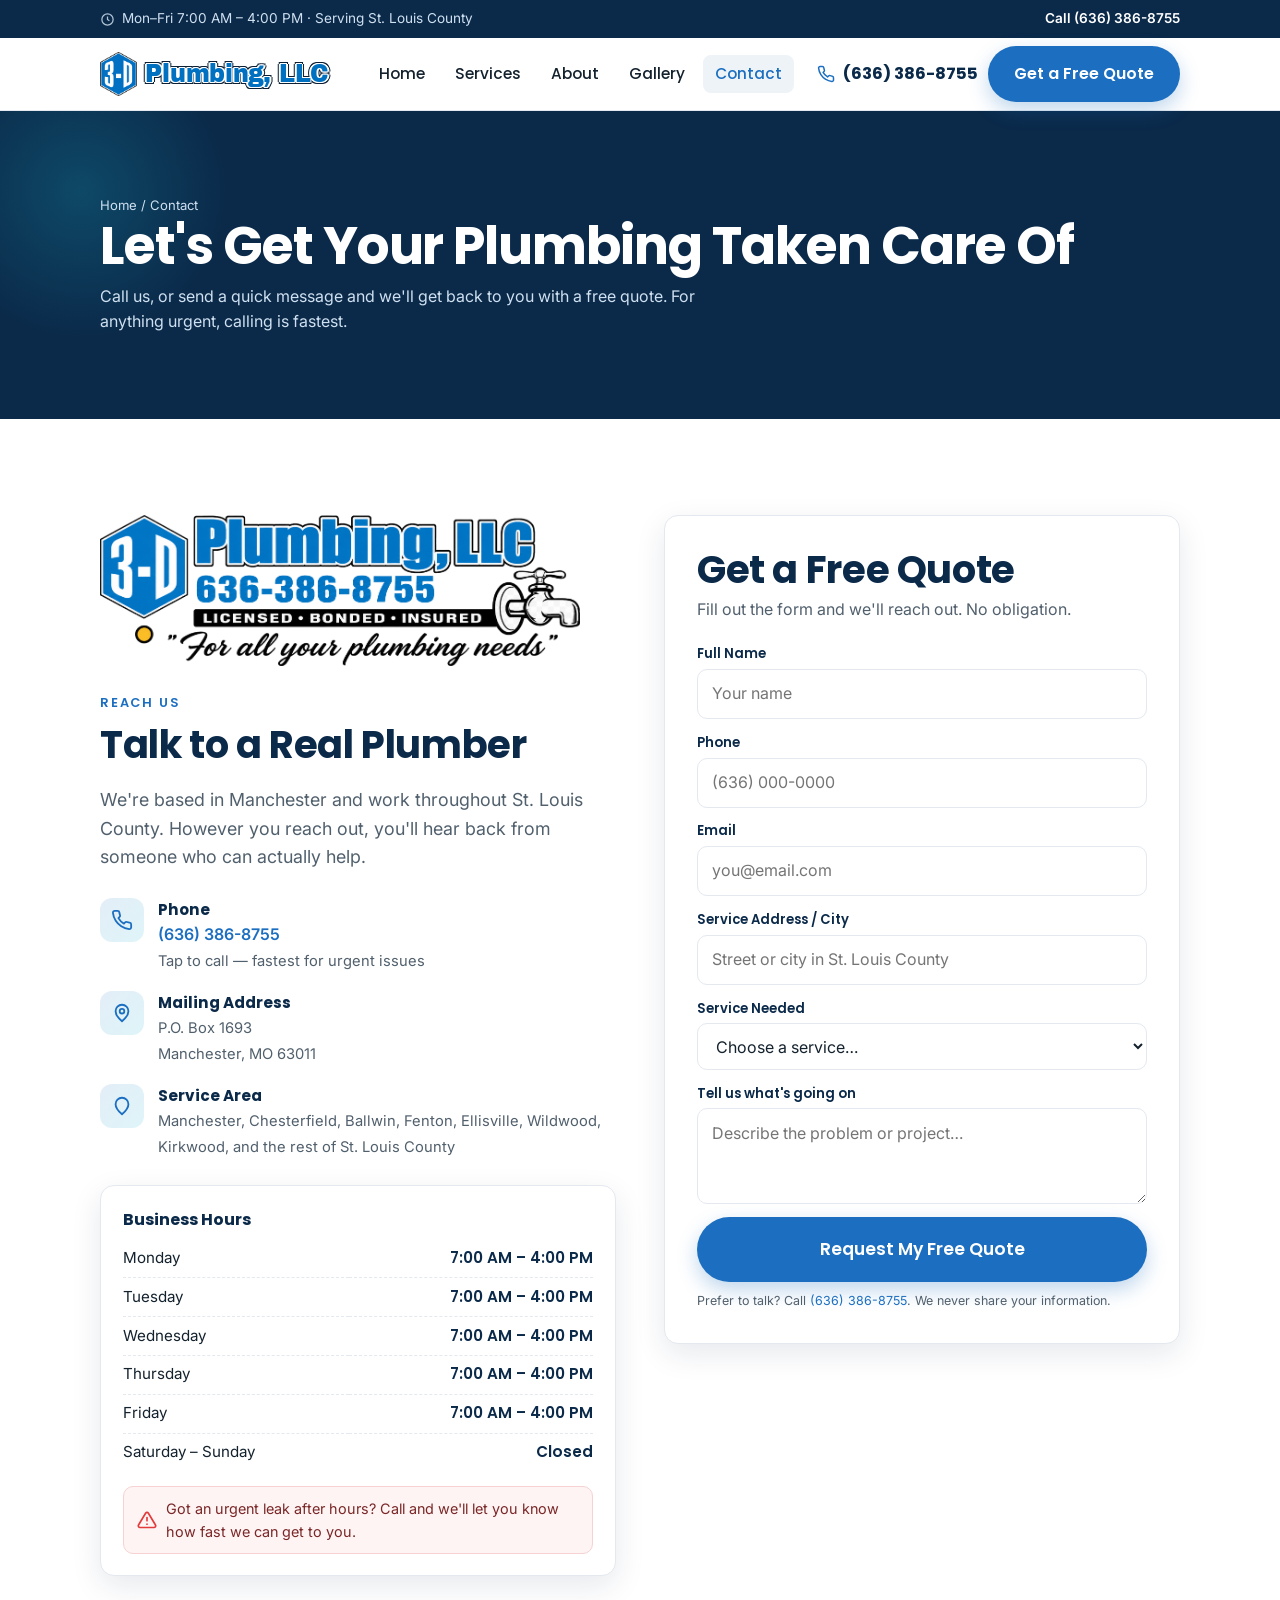
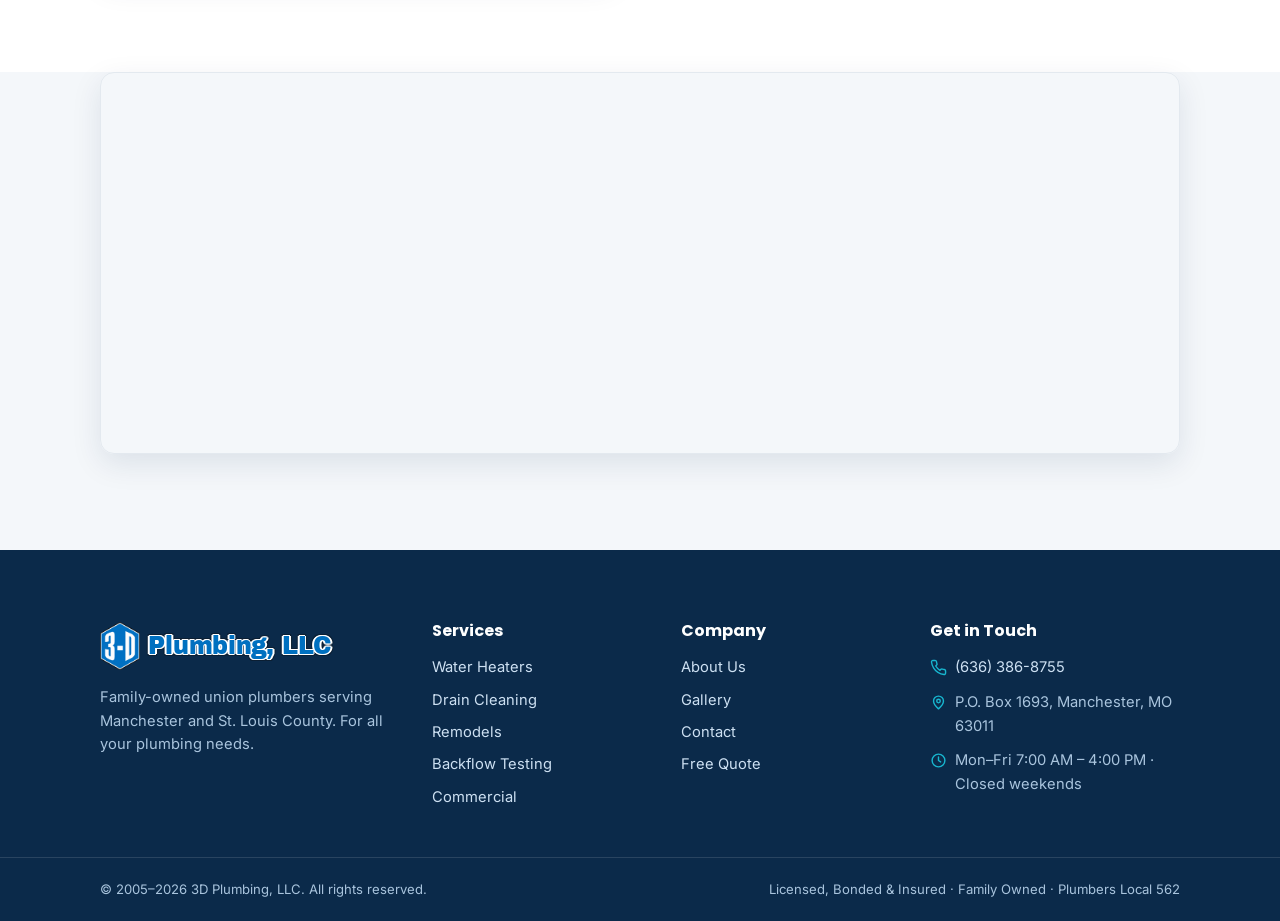
<file: contact.html>
<!DOCTYPE html>
<html lang="en">
<head>
  <meta charset="UTF-8" />
  <meta name="viewport" content="width=device-width, initial-scale=1" />
  <title>Contact 3D Plumbing, LLC | Free Quote | Manchester, MO Plumber</title>
  <meta name="description" content="Contact 3D Plumbing, LLC in Manchester, MO. Call (636) 386-8755 or request a free quote online. Family-owned union plumbers serving St. Louis County. Mon–Fri 7am–4pm." />
  <link rel="canonical" href="https://www.3dplumbingllc.com/contact" />
  <link rel="preconnect" href="https://fonts.googleapis.com" />
  <link rel="preconnect" href="https://fonts.gstatic.com" crossorigin />
  <link href="https://fonts.googleapis.com/css2?family=Inter:wght@400;500;600&family=Poppins:wght@500;600;700;800&family=Archivo+Black&display=swap" rel="stylesheet" />
  <link rel="stylesheet" href="styles.css?v=3" />
  <link rel="icon" type="image/png" href="assets/favicon.png?v=3" />
  <link rel="apple-touch-icon" href="assets/logo-mark.png?v=3" />
</head>
<body>

  <div class="topbar">
    <div class="container">
      <span class="topbar__hours"><svg viewBox="0 0 24 24" fill="none" stroke="currentColor" stroke-width="2"><circle cx="12" cy="12" r="9"/><path d="M12 7v5l3 2"/></svg> Mon–Fri 7:00 AM – 4:00 PM · Serving St. Louis County</span>
      <a href="tel:+16363868755">Call (636) 386-8755</a>
    </div>
  </div>

  <header class="site-header">
    <div class="container nav">
      <a class="brand" href="./"><img class="brand__logo" src="assets/logo-mark.png?v=3" alt="3-D Plumbing, LLC" /><span class="brand__word">Plumbing, LLC</span></a>
      <ul class="nav__links">
        <li><a href="./">Home</a></li>
        <li><a href="services">Services</a></li>
        <li><a href="about">About</a></li>
        <li><a href="gallery">Gallery</a></li>
        <li><a href="contact">Contact</a></li>
      </ul>
      <div class="nav__cta">
        <a class="nav__phone" href="tel:+16363868755"><svg viewBox="0 0 24 24" fill="none" stroke="currentColor" stroke-width="2" stroke-linecap="round" stroke-linejoin="round"><path d="M22 16.92v3a2 2 0 0 1-2.18 2 19.79 19.79 0 0 1-8.63-3.07 19.5 19.5 0 0 1-6-6 19.79 19.79 0 0 1-3.07-8.67A2 2 0 0 1 4.11 2h3a2 2 0 0 1 2 1.72c.13.96.36 1.9.7 2.81a2 2 0 0 1-.45 2.11L8.09 9.91a16 16 0 0 0 6 6l1.27-1.27a2 2 0 0 1 2.11-.45c.91.34 1.85.57 2.81.7A2 2 0 0 1 22 16.92z"/></svg> (636) 386-8755</a>
        <a class="btn" href="#quote">Get a Free Quote</a>
      </div>
      <button class="nav__toggle" aria-label="Open menu" aria-expanded="false"><span></span><span></span><span></span></button>
    </div>
  </header>

  <section class="page-hero">
    <div class="container">
      <p class="crumbs"><a href="./">Home</a> / Contact</p>
      <h1>Let's Get Your Plumbing Taken Care Of</h1>
      <p>Call us, or send a quick message and we'll get back to you with a free quote. For anything urgent, calling is fastest.</p>
    </div>
  </section>

  <section class="section">
    <div class="container">
      <div class="contact-grid">

        <div>
          <img class="logo-banner" src="assets/logo-banner.png?v=3" alt="3-D Plumbing, LLC · (636) 386-8755 · Licensed, Bonded, Insured · For all your plumbing needs" style="margin-bottom:1.4rem" />
          <span class="eyebrow">Reach Us</span>
          <h2>Talk to a Real Plumber</h2>
          <p class="lead">We're based in Manchester and work throughout St. Louis County. However you reach out, you'll hear back from someone who can actually help.</p>

          <ul class="contact-list" style="margin-top:1.6rem">
            <li>
              <span class="ic"><svg viewBox="0 0 24 24" fill="none" stroke="currentColor" stroke-width="2" stroke-linecap="round" stroke-linejoin="round"><path d="M22 16.92v3a2 2 0 0 1-2.18 2 19.79 19.79 0 0 1-8.63-3.07 19.5 19.5 0 0 1-6-6 19.79 19.79 0 0 1-3.07-8.67A2 2 0 0 1 4.11 2h3a2 2 0 0 1 2 1.72c.13.96.36 1.9.7 2.81a2 2 0 0 1-.45 2.11L8.09 9.91a16 16 0 0 0 6 6l1.27-1.27a2 2 0 0 1 2.11-.45c.91.34 1.85.57 2.81.7A2 2 0 0 1 22 16.92z"/></svg></span>
              <div><strong>Phone</strong><a href="tel:+16363868755">(636) 386-8755</a><br><span>Tap to call — fastest for urgent issues</span></div>
            </li>
            <li>
              <span class="ic"><svg viewBox="0 0 24 24" fill="none" stroke="currentColor" stroke-width="2" stroke-linecap="round" stroke-linejoin="round"><path d="M12 21s-7-6-7-11a7 7 0 0 1 14 0c0 5-7 11-7 11z"/><circle cx="12" cy="10" r="2.5"/></svg></span>
              <div><strong>Mailing Address</strong><span>P.O. Box 1693<br>Manchester, MO 63011</span></div>
            </li>
            <li>
              <span class="ic"><svg viewBox="0 0 24 24" fill="none" stroke="currentColor" stroke-width="2" stroke-linecap="round" stroke-linejoin="round"><path d="M12 21s-7-6-7-11a7 7 0 0 1 14 0c0 5-7 11-7 11z"/></svg></span>
              <div><strong>Service Area</strong><span>Manchester, Chesterfield, Ballwin, Fenton, Ellisville, Wildwood, Kirkwood, and the rest of St. Louis County</span></div>
            </li>
          </ul>

          <div class="contact-card" style="margin-top:1.6rem; padding:1.3rem 1.4rem">
            <strong style="font-family:var(--font-head); color:var(--navy)">Business Hours</strong>
            <table class="hours-table">
              <tr><td>Monday</td><td>7:00 AM – 4:00 PM</td></tr>
              <tr><td>Tuesday</td><td>7:00 AM – 4:00 PM</td></tr>
              <tr><td>Wednesday</td><td>7:00 AM – 4:00 PM</td></tr>
              <tr><td>Thursday</td><td>7:00 AM – 4:00 PM</td></tr>
              <tr><td>Friday</td><td>7:00 AM – 4:00 PM</td></tr>
              <tr><td>Saturday – Sunday</td><td>Closed</td></tr>
            </table>
            <div class="hours-emergency">
              <svg viewBox="0 0 24 24" fill="none" stroke="currentColor" stroke-width="2" stroke-linecap="round" stroke-linejoin="round"><path d="M10.29 3.86 1.82 18a2 2 0 0 0 1.71 3h16.94a2 2 0 0 0 1.71-3L13.71 3.86a2 2 0 0 0-3.42 0z"/><line x1="12" y1="9" x2="12" y2="13"/><line x1="12" y1="17" x2="12.01" y2="17"/></svg>
              <span>Got an urgent leak after hours? Call and we'll let you know how fast we can get to you.</span>
            </div>
          </div>
        </div>

        <div>
          <div class="contact-card" id="quote">
            <h2 style="margin-bottom:.3rem">Get a Free Quote</h2>
            <p style="color:var(--slate); margin-bottom:1.3rem">Fill out the form and we'll reach out. No obligation.</p>
            <form data-quote-form data-email="jdemuri@sbcglobal.net" action="https://formsubmit.co/jdemuri@sbcglobal.net" method="post">
              <div class="form-row">
                <div class="field"><label for="c-name">Full Name</label><input id="c-name" name="name" type="text" required placeholder="Your name" /></div>
                <div class="field"><label for="c-phone">Phone</label><input id="c-phone" name="phone" type="tel" required placeholder="(636) 000-0000" /></div>
                <div class="field"><label for="c-email">Email</label><input id="c-email" name="email" type="email" placeholder="you@email.com" /></div>
                <div class="field"><label for="c-address">Service Address / City</label><input id="c-address" name="address" type="text" placeholder="Street or city in St. Louis County" /></div>
                <div class="field"><label for="c-service">Service Needed</label>
                  <select id="c-service" name="service" required>
                    <option value="" disabled selected>Choose a service…</option>
                    <option>Water heater replacement or repair</option>
                    <option>Drain cleaning / cable drains</option>
                    <option>Leak repair</option>
                    <option>Stack / sewer line work</option>
                    <option>Faucet, fixture or disposal</option>
                    <option>Kitchen / bath / basement remodel</option>
                    <option>Backflow install or testing</option>
                    <option>Water softener / RO system</option>
                    <option>Commercial / tenant finish</option>
                    <option>Code violation correction</option>
                    <option>Something else</option>
                  </select>
                </div>
                <div class="field"><label for="c-msg">Tell us what's going on</label><textarea id="c-msg" name="message" placeholder="Describe the problem or project…"></textarea></div>
                <button class="btn btn--block btn--lg" type="submit">Request My Free Quote</button>
              </div>
              <p class="form-note">Prefer to talk? Call <a href="tel:+16363868755">(636) 386-8755</a>. We never share your information.</p>
              <div class="form-success">Thanks! Your request is in. We'll call or email you back. For anything urgent, please call (636) 386-8755.</div>
            </form>
          </div>
        </div>

      </div>
    </div>
  </section>

  <section class="section section--mist" style="padding-top:0">
    <div class="container">
      <div class="map-embed">
        <iframe title="3D Plumbing service area — Manchester, MO &amp; St. Louis County" loading="lazy" referrerpolicy="no-referrer-when-downgrade"
          src="https://www.google.com/maps?q=3D%20Plumbing%2C%20LLC%2C%20Manchester%2C%20MO%2063011&z=11&output=embed"></iframe>
      </div>
    </div>
  </section>

  <footer class="site-footer">
    <div class="container footer-grid">
      <div class="footer-brand">
        <a class="brand" href="./"><img class="brand__logo" src="assets/logo-mark.png?v=3" alt="3-D Plumbing, LLC" /><span class="brand__word">Plumbing, LLC</span></a>
        <p>Family-owned union plumbers serving Manchester and St. Louis County. For all your plumbing needs.</p>
      </div>
      <div><h4>Services</h4><ul class="footer-links"><li><a href="services#water-heater">Water Heaters</a></li><li><a href="services#drain">Drain Cleaning</a></li><li><a href="services#remodel">Remodels</a></li><li><a href="services#backflow">Backflow Testing</a></li><li><a href="services#commercial">Commercial</a></li></ul></div>
      <div><h4>Company</h4><ul class="footer-links"><li><a href="about">About Us</a></li><li><a href="gallery">Gallery</a></li><li><a href="contact">Contact</a></li><li><a href="contact#quote">Free Quote</a></li></ul></div>
      <div><h4>Get in Touch</h4><ul class="footer-contact">
        <li><svg viewBox="0 0 24 24" fill="none" stroke="currentColor" stroke-width="2" stroke-linecap="round" stroke-linejoin="round"><path d="M22 16.92v3a2 2 0 0 1-2.18 2 19.79 19.79 0 0 1-8.63-3.07 19.5 19.5 0 0 1-6-6 19.79 19.79 0 0 1-3.07-8.67A2 2 0 0 1 4.11 2h3a2 2 0 0 1 2 1.72c.13.96.36 1.9.7 2.81a2 2 0 0 1-.45 2.11L8.09 9.91a16 16 0 0 0 6 6l1.27-1.27a2 2 0 0 1 2.11-.45c.91.34 1.85.57 2.81.7A2 2 0 0 1 22 16.92z"/></svg> <a href="tel:+16363868755">(636) 386-8755</a></li>
        <li><svg viewBox="0 0 24 24" fill="none" stroke="currentColor" stroke-width="2" stroke-linecap="round" stroke-linejoin="round"><path d="M12 21s-7-6-7-11a7 7 0 0 1 14 0c0 5-7 11-7 11z"/><circle cx="12" cy="10" r="2.5"/></svg> P.O. Box 1693, Manchester, MO 63011</li>
        <li><svg viewBox="0 0 24 24" fill="none" stroke="currentColor" stroke-width="2" stroke-linecap="round" stroke-linejoin="round"><circle cx="12" cy="12" r="9"/><path d="M12 7v5l3 2"/></svg> Mon–Fri 7:00 AM – 4:00 PM · Closed weekends</li>
      </ul></div>
    </div>
    <div class="footer-bottom"><div class="container"><span>© 2005–2026 3D Plumbing, LLC. All rights reserved.</span><span>Licensed, Bonded &amp; Insured · Family Owned · Plumbers Local 562</span></div></div>
  </footer>

  <div class="mobile-callbar">
    <a class="btn btn--call" href="tel:+16363868755"><svg viewBox="0 0 24 24" fill="none" stroke="currentColor" stroke-width="2" stroke-linecap="round" stroke-linejoin="round"><path d="M22 16.92v3a2 2 0 0 1-2.18 2 19.79 19.79 0 0 1-8.63-3.07 19.5 19.5 0 0 1-6-6 19.79 19.79 0 0 1-3.07-8.67A2 2 0 0 1 4.11 2h3a2 2 0 0 1 2 1.72c.13.96.36 1.9.7 2.81a2 2 0 0 1-.45 2.11L8.09 9.91a16 16 0 0 0 6 6l1.27-1.27a2 2 0 0 1 2.11-.45c.91.34 1.85.57 2.81.7A2 2 0 0 1 22 16.92z"/></svg> Call Now</a>
    <a class="btn btn--outline" href="#quote">Free Quote</a>
  </div>

  <script src="script.js?v=4"></script>
</body>
</html>
</file>
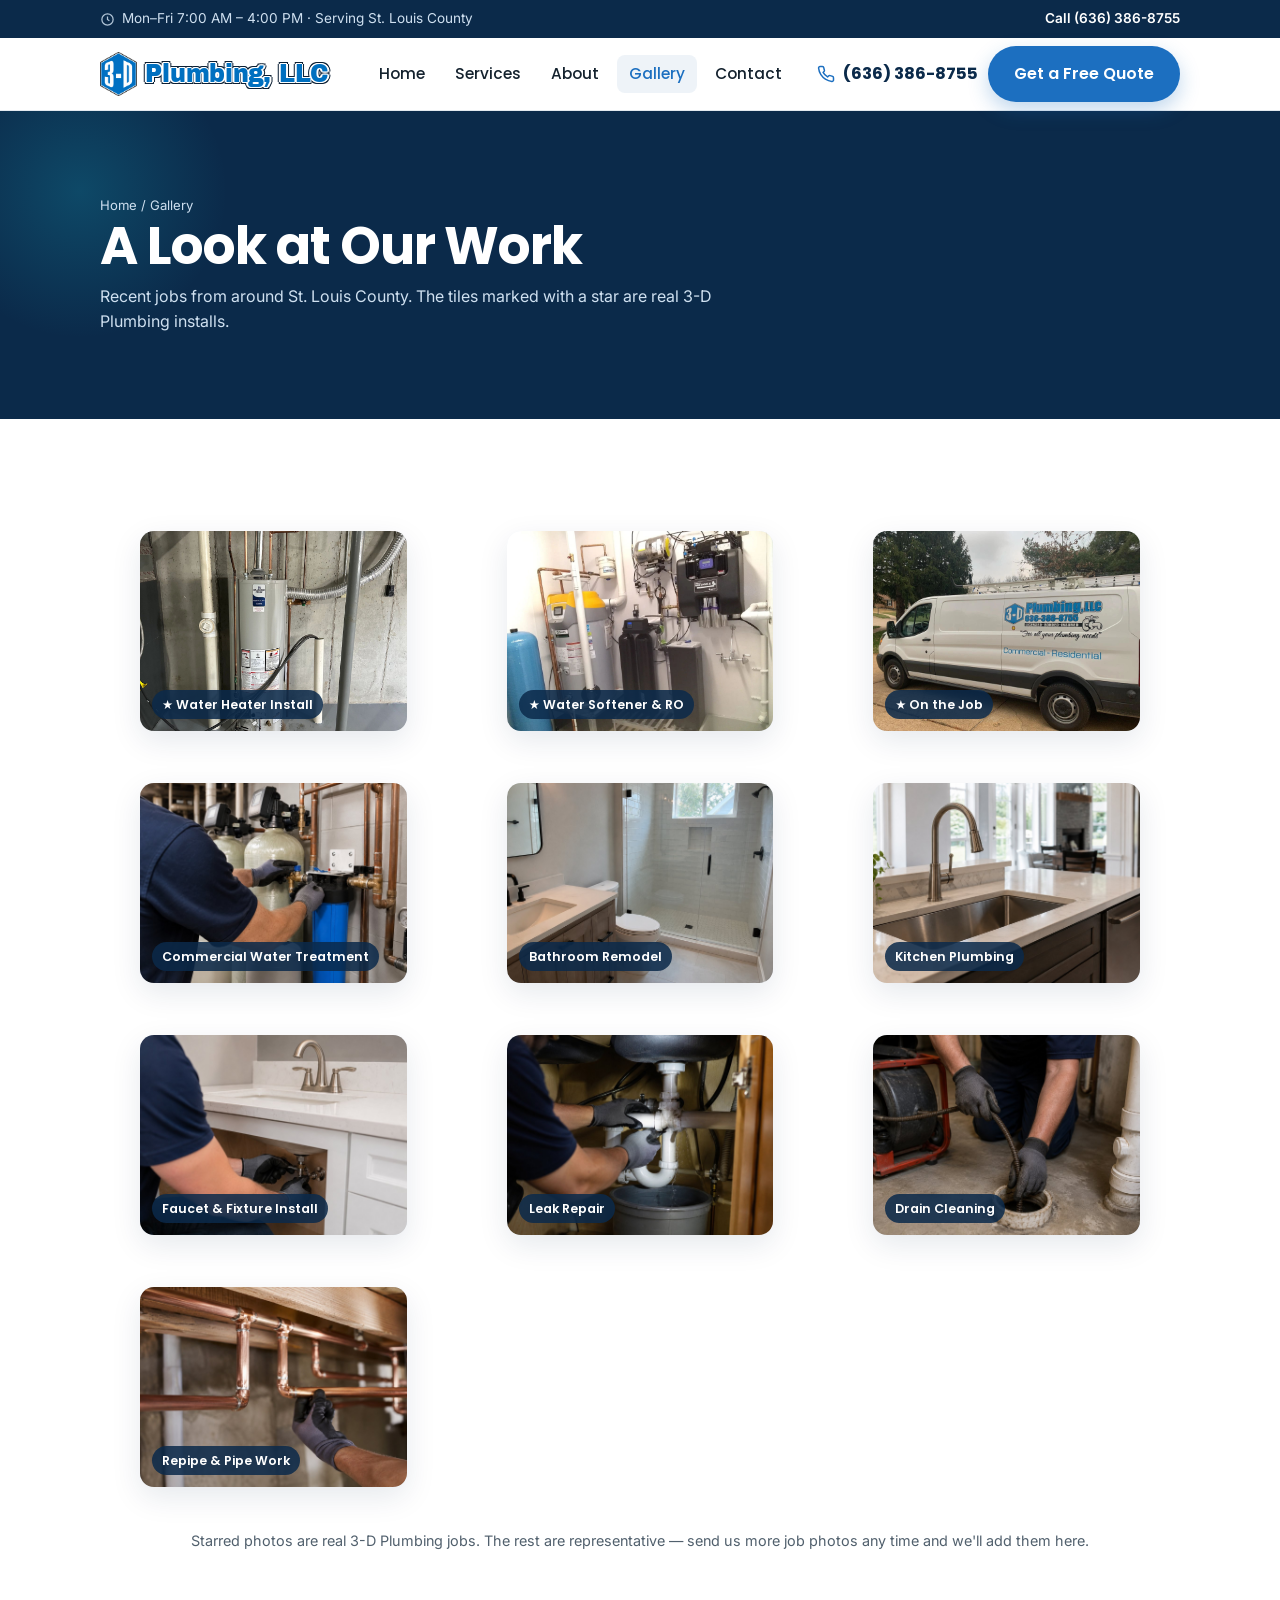
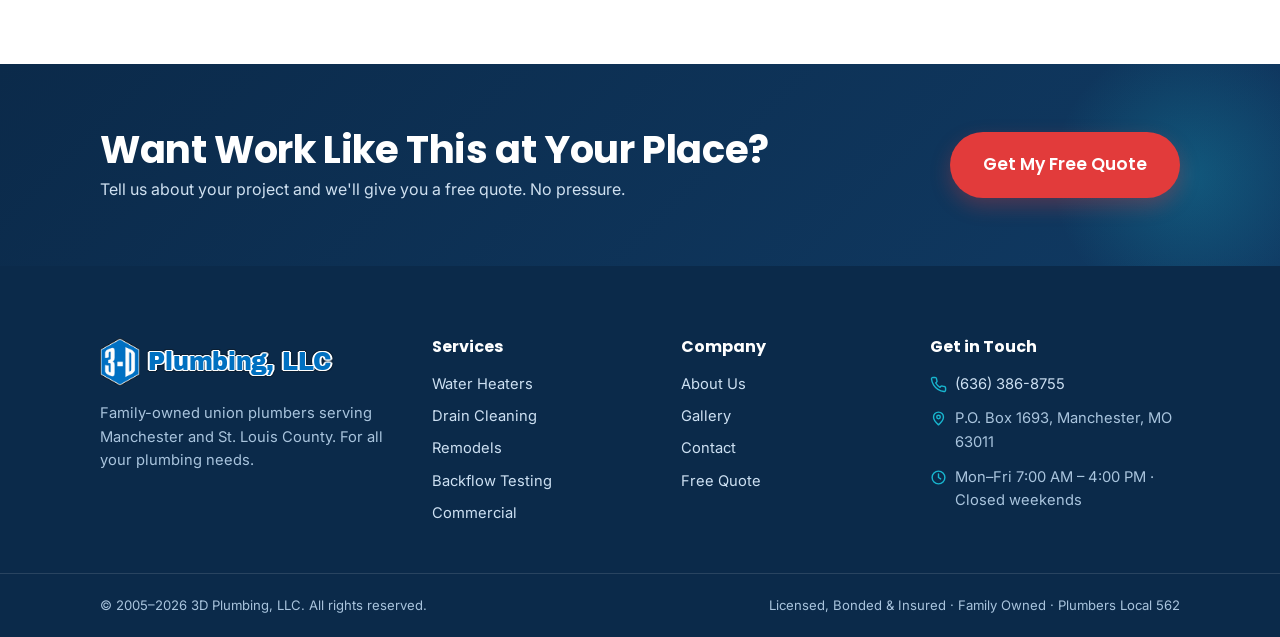
<file: gallery.html>
<!DOCTYPE html>
<html lang="en">
<head>
  <meta charset="UTF-8" />
  <meta name="viewport" content="width=device-width, initial-scale=1" />
  <title>Our Work | 3D Plumbing Gallery | Manchester &amp; St. Louis County, MO</title>
  <meta name="description" content="See plumbing jobs by 3D Plumbing, LLC — water heater installs, water softener &amp; RO systems, remodels, leak repair, and more across St. Louis County. Call (636) 386-8755 for a free quote." />
  <link rel="canonical" href="https://www.3dplumbingllc.com/gallery" />
  <link rel="preconnect" href="https://fonts.googleapis.com" />
  <link rel="preconnect" href="https://fonts.gstatic.com" crossorigin />
  <link href="https://fonts.googleapis.com/css2?family=Inter:wght@400;500;600&family=Poppins:wght@500;600;700;800&family=Archivo+Black&display=swap" rel="stylesheet" />
  <link rel="stylesheet" href="styles.css?v=3" />
  <link rel="icon" type="image/png" href="assets/favicon.png?v=3" />
  <link rel="apple-touch-icon" href="assets/logo-mark.png?v=3" />
</head>
<body>

  <div class="topbar">
    <div class="container">
      <span class="topbar__hours"><svg viewBox="0 0 24 24" fill="none" stroke="currentColor" stroke-width="2"><circle cx="12" cy="12" r="9"/><path d="M12 7v5l3 2"/></svg> Mon–Fri 7:00 AM – 4:00 PM · Serving St. Louis County</span>
      <a href="tel:+16363868755">Call (636) 386-8755</a>
    </div>
  </div>

  <header class="site-header">
    <div class="container nav">
      <a class="brand" href="./"><img class="brand__logo" src="assets/logo-mark.png?v=3" alt="3-D Plumbing, LLC" /><span class="brand__word">Plumbing, LLC</span></a>
      <ul class="nav__links">
        <li><a href="./">Home</a></li>
        <li><a href="services">Services</a></li>
        <li><a href="about">About</a></li>
        <li><a href="gallery">Gallery</a></li>
        <li><a href="contact">Contact</a></li>
      </ul>
      <div class="nav__cta">
        <a class="nav__phone" href="tel:+16363868755"><svg viewBox="0 0 24 24" fill="none" stroke="currentColor" stroke-width="2" stroke-linecap="round" stroke-linejoin="round"><path d="M22 16.92v3a2 2 0 0 1-2.18 2 19.79 19.79 0 0 1-8.63-3.07 19.5 19.5 0 0 1-6-6 19.79 19.79 0 0 1-3.07-8.67A2 2 0 0 1 4.11 2h3a2 2 0 0 1 2 1.72c.13.96.36 1.9.7 2.81a2 2 0 0 1-.45 2.11L8.09 9.91a16 16 0 0 0 6 6l1.27-1.27a2 2 0 0 1 2.11-.45c.91.34 1.85.57 2.81.7A2 2 0 0 1 22 16.92z"/></svg> (636) 386-8755</a>
        <a class="btn" href="contact#quote">Get a Free Quote</a>
      </div>
      <button class="nav__toggle" aria-label="Open menu" aria-expanded="false"><span></span><span></span><span></span></button>
    </div>
  </header>

  <section class="page-hero">
    <div class="container">
      <p class="crumbs"><a href="./">Home</a> / Gallery</p>
      <h1>A Look at Our Work</h1>
      <p>Recent jobs from around St. Louis County. The tiles marked with a star are real 3-D Plumbing installs.</p>
    </div>
  </section>

  <section class="section">
    <div class="container">
      <div class="gallery-grid">

        <figure class="gallery-item">
          <img loading="lazy" src="assets/job-water-heater.jpg?v=3" alt="Gas water heater installation by 3-D Plumbing" onerror="this.style.display='none'; this.nextElementSibling.style.display='grid';" />
          <div class="gallery-placeholder" style="display:none"><svg viewBox="0 0 24 24" fill="none" stroke="currentColor" stroke-width="1.6"><rect x="3" y="3" width="18" height="18" rx="2"/><circle cx="9" cy="9" r="2"/><path d="m21 15-5-5L5 21"/></svg><span>Water Heater Install</span></div>
          <figcaption class="gallery-item__tag">★ Water Heater Install</figcaption>
        </figure>

        <figure class="gallery-item">
          <img loading="lazy" src="assets/job-water-softener.jpg?v=3" alt="Water softener and reverse-osmosis system installed by 3-D Plumbing" onerror="this.style.display='none'; this.nextElementSibling.style.display='grid';" />
          <div class="gallery-placeholder" style="display:none"><svg viewBox="0 0 24 24" fill="none" stroke="currentColor" stroke-width="1.6"><rect x="3" y="3" width="18" height="18" rx="2"/><circle cx="9" cy="9" r="2"/><path d="m21 15-5-5L5 21"/></svg><span>Water Softener / RO</span></div>
          <figcaption class="gallery-item__tag">★ Water Softener &amp; RO</figcaption>
        </figure>

        <figure class="gallery-item">
          <img loading="lazy" src="assets/job-van.jpg?v=3" alt="3-D Plumbing service van on a job in St. Louis County" onerror="this.style.display='none'; this.nextElementSibling.style.display='grid';" />
          <div class="gallery-placeholder" style="display:none"><svg viewBox="0 0 24 24" fill="none" stroke="currentColor" stroke-width="1.6"><rect x="3" y="3" width="18" height="18" rx="2"/><circle cx="9" cy="9" r="2"/><path d="m21 15-5-5L5 21"/></svg><span>On the Job</span></div>
          <figcaption class="gallery-item__tag">★ On the Job</figcaption>
        </figure>

        <figure class="gallery-item">
          <img loading="lazy" src="assets/job-commercial.jpg?v=3" alt="Commercial water treatment and filtration system" onerror="this.style.display='none'; this.nextElementSibling.style.display='grid';" />
          <div class="gallery-placeholder" style="display:none"><svg viewBox="0 0 24 24" fill="none" stroke="currentColor" stroke-width="1.6"><rect x="3" y="3" width="18" height="18" rx="2"/><circle cx="9" cy="9" r="2"/><path d="m21 15-5-5L5 21"/></svg><span>Commercial Water Treatment</span></div>
          <figcaption class="gallery-item__tag">Commercial Water Treatment</figcaption>
        </figure>

        <figure class="gallery-item">
          <img loading="lazy" src="assets/job-bathroom-remodel.jpg?v=3" alt="Bathroom remodel plumbing" onerror="this.style.display='none'; this.nextElementSibling.style.display='grid';" />
          <div class="gallery-placeholder" style="display:none"><svg viewBox="0 0 24 24" fill="none" stroke="currentColor" stroke-width="1.6"><rect x="3" y="3" width="18" height="18" rx="2"/><circle cx="9" cy="9" r="2"/><path d="m21 15-5-5L5 21"/></svg><span>Bathroom Remodel</span></div>
          <figcaption class="gallery-item__tag">Bathroom Remodel</figcaption>
        </figure>

        <figure class="gallery-item">
          <img loading="lazy" src="assets/job-kitchen.jpg?v=3" alt="Kitchen sink and faucet plumbing" onerror="this.style.display='none'; this.nextElementSibling.style.display='grid';" />
          <div class="gallery-placeholder" style="display:none"><svg viewBox="0 0 24 24" fill="none" stroke="currentColor" stroke-width="1.6"><rect x="3" y="3" width="18" height="18" rx="2"/><circle cx="9" cy="9" r="2"/><path d="m21 15-5-5L5 21"/></svg><span>Kitchen Plumbing</span></div>
          <figcaption class="gallery-item__tag">Kitchen Plumbing</figcaption>
        </figure>

        <figure class="gallery-item">
          <img loading="lazy" src="assets/job-fixtures.jpg?v=3" alt="New faucet and fixture installation" onerror="this.style.display='none'; this.nextElementSibling.style.display='grid';" />
          <div class="gallery-placeholder" style="display:none"><svg viewBox="0 0 24 24" fill="none" stroke="currentColor" stroke-width="1.6"><rect x="3" y="3" width="18" height="18" rx="2"/><circle cx="9" cy="9" r="2"/><path d="m21 15-5-5L5 21"/></svg><span>Fixture Install</span></div>
          <figcaption class="gallery-item__tag">Faucet &amp; Fixture Install</figcaption>
        </figure>

        <figure class="gallery-item">
          <img loading="lazy" src="assets/job-leak-repair.jpg?v=3" alt="Leak repair and pipe work" onerror="this.style.display='none'; this.nextElementSibling.style.display='grid';" />
          <div class="gallery-placeholder" style="display:none"><svg viewBox="0 0 24 24" fill="none" stroke="currentColor" stroke-width="1.6"><rect x="3" y="3" width="18" height="18" rx="2"/><circle cx="9" cy="9" r="2"/><path d="m21 15-5-5L5 21"/></svg><span>Leak Repair</span></div>
          <figcaption class="gallery-item__tag">Leak Repair</figcaption>
        </figure>

        <figure class="gallery-item">
          <img loading="lazy" src="assets/job-drain.jpg?v=3" alt="Drain cleaning service" onerror="this.style.display='none'; this.nextElementSibling.style.display='grid';" />
          <div class="gallery-placeholder" style="display:none"><svg viewBox="0 0 24 24" fill="none" stroke="currentColor" stroke-width="1.6"><rect x="3" y="3" width="18" height="18" rx="2"/><circle cx="9" cy="9" r="2"/><path d="m21 15-5-5L5 21"/></svg><span>Drain Cleaning</span></div>
          <figcaption class="gallery-item__tag">Drain Cleaning</figcaption>
        </figure>

        <figure class="gallery-item">
          <img loading="lazy" src="assets/job-repipe.jpg?v=3" alt="Copper pipe and repipe work" onerror="this.style.display='none'; this.nextElementSibling.style.display='grid';" />
          <div class="gallery-placeholder" style="display:none"><svg viewBox="0 0 24 24" fill="none" stroke="currentColor" stroke-width="1.6"><rect x="3" y="3" width="18" height="18" rx="2"/><circle cx="9" cy="9" r="2"/><path d="m21 15-5-5L5 21"/></svg><span>Repipe &amp; Pipe Work</span></div>
          <figcaption class="gallery-item__tag">Repipe &amp; Pipe Work</figcaption>
        </figure>

      </div>

      <p class="center" style="margin-top:1.6rem; color:var(--slate); font-size:.9rem">Starred photos are real 3-D Plumbing jobs. The rest are representative — send us more job photos any time and we'll add them here.</p>
    </div>
  </section>

  <section class="cta-band section" style="padding-block: clamp(40px,6vw,64px)">
    <div class="container">
      <div>
        <h2>Want Work Like This at Your Place?</h2>
        <p>Tell us about your project and we'll give you a free quote. No pressure.</p>
      </div>
      <a class="btn btn--call btn--lg" href="contact#quote">Get My Free Quote</a>
    </div>
  </section>

  <footer class="site-footer">
    <div class="container footer-grid">
      <div class="footer-brand">
        <a class="brand" href="./"><img class="brand__logo" src="assets/logo-mark.png?v=3" alt="3-D Plumbing, LLC" /><span class="brand__word">Plumbing, LLC</span></a>
        <p>Family-owned union plumbers serving Manchester and St. Louis County. For all your plumbing needs.</p>
      </div>
      <div><h4>Services</h4><ul class="footer-links"><li><a href="services#water-heater">Water Heaters</a></li><li><a href="services#drain">Drain Cleaning</a></li><li><a href="services#remodel">Remodels</a></li><li><a href="services#backflow">Backflow Testing</a></li><li><a href="services#commercial">Commercial</a></li></ul></div>
      <div><h4>Company</h4><ul class="footer-links"><li><a href="about">About Us</a></li><li><a href="gallery">Gallery</a></li><li><a href="contact">Contact</a></li><li><a href="contact#quote">Free Quote</a></li></ul></div>
      <div><h4>Get in Touch</h4><ul class="footer-contact">
        <li><svg viewBox="0 0 24 24" fill="none" stroke="currentColor" stroke-width="2" stroke-linecap="round" stroke-linejoin="round"><path d="M22 16.92v3a2 2 0 0 1-2.18 2 19.79 19.79 0 0 1-8.63-3.07 19.5 19.5 0 0 1-6-6 19.79 19.79 0 0 1-3.07-8.67A2 2 0 0 1 4.11 2h3a2 2 0 0 1 2 1.72c.13.96.36 1.9.7 2.81a2 2 0 0 1-.45 2.11L8.09 9.91a16 16 0 0 0 6 6l1.27-1.27a2 2 0 0 1 2.11-.45c.91.34 1.85.57 2.81.7A2 2 0 0 1 22 16.92z"/></svg> <a href="tel:+16363868755">(636) 386-8755</a></li>
        <li><svg viewBox="0 0 24 24" fill="none" stroke="currentColor" stroke-width="2" stroke-linecap="round" stroke-linejoin="round"><path d="M12 21s-7-6-7-11a7 7 0 0 1 14 0c0 5-7 11-7 11z"/><circle cx="12" cy="10" r="2.5"/></svg> P.O. Box 1693, Manchester, MO 63011</li>
        <li><svg viewBox="0 0 24 24" fill="none" stroke="currentColor" stroke-width="2" stroke-linecap="round" stroke-linejoin="round"><circle cx="12" cy="12" r="9"/><path d="M12 7v5l3 2"/></svg> Mon–Fri 7:00 AM – 4:00 PM · Closed weekends</li>
      </ul></div>
    </div>
    <div class="footer-bottom"><div class="container"><span>© 2005–2026 3D Plumbing, LLC. All rights reserved.</span><span>Licensed, Bonded &amp; Insured · Family Owned · Plumbers Local 562</span></div></div>
  </footer>

  <div class="mobile-callbar">
    <a class="btn btn--call" href="tel:+16363868755"><svg viewBox="0 0 24 24" fill="none" stroke="currentColor" stroke-width="2" stroke-linecap="round" stroke-linejoin="round"><path d="M22 16.92v3a2 2 0 0 1-2.18 2 19.79 19.79 0 0 1-8.63-3.07 19.5 19.5 0 0 1-6-6 19.79 19.79 0 0 1-3.07-8.67A2 2 0 0 1 4.11 2h3a2 2 0 0 1 2 1.72c.13.96.36 1.9.7 2.81a2 2 0 0 1-.45 2.11L8.09 9.91a16 16 0 0 0 6 6l1.27-1.27a2 2 0 0 1 2.11-.45c.91.34 1.85.57 2.81.7A2 2 0 0 1 22 16.92z"/></svg> Call Now</a>
    <a class="btn btn--outline" href="contact#quote">Free Quote</a>
  </div>

  <script src="script.js?v=4"></script>
</body>
</html>
</file>
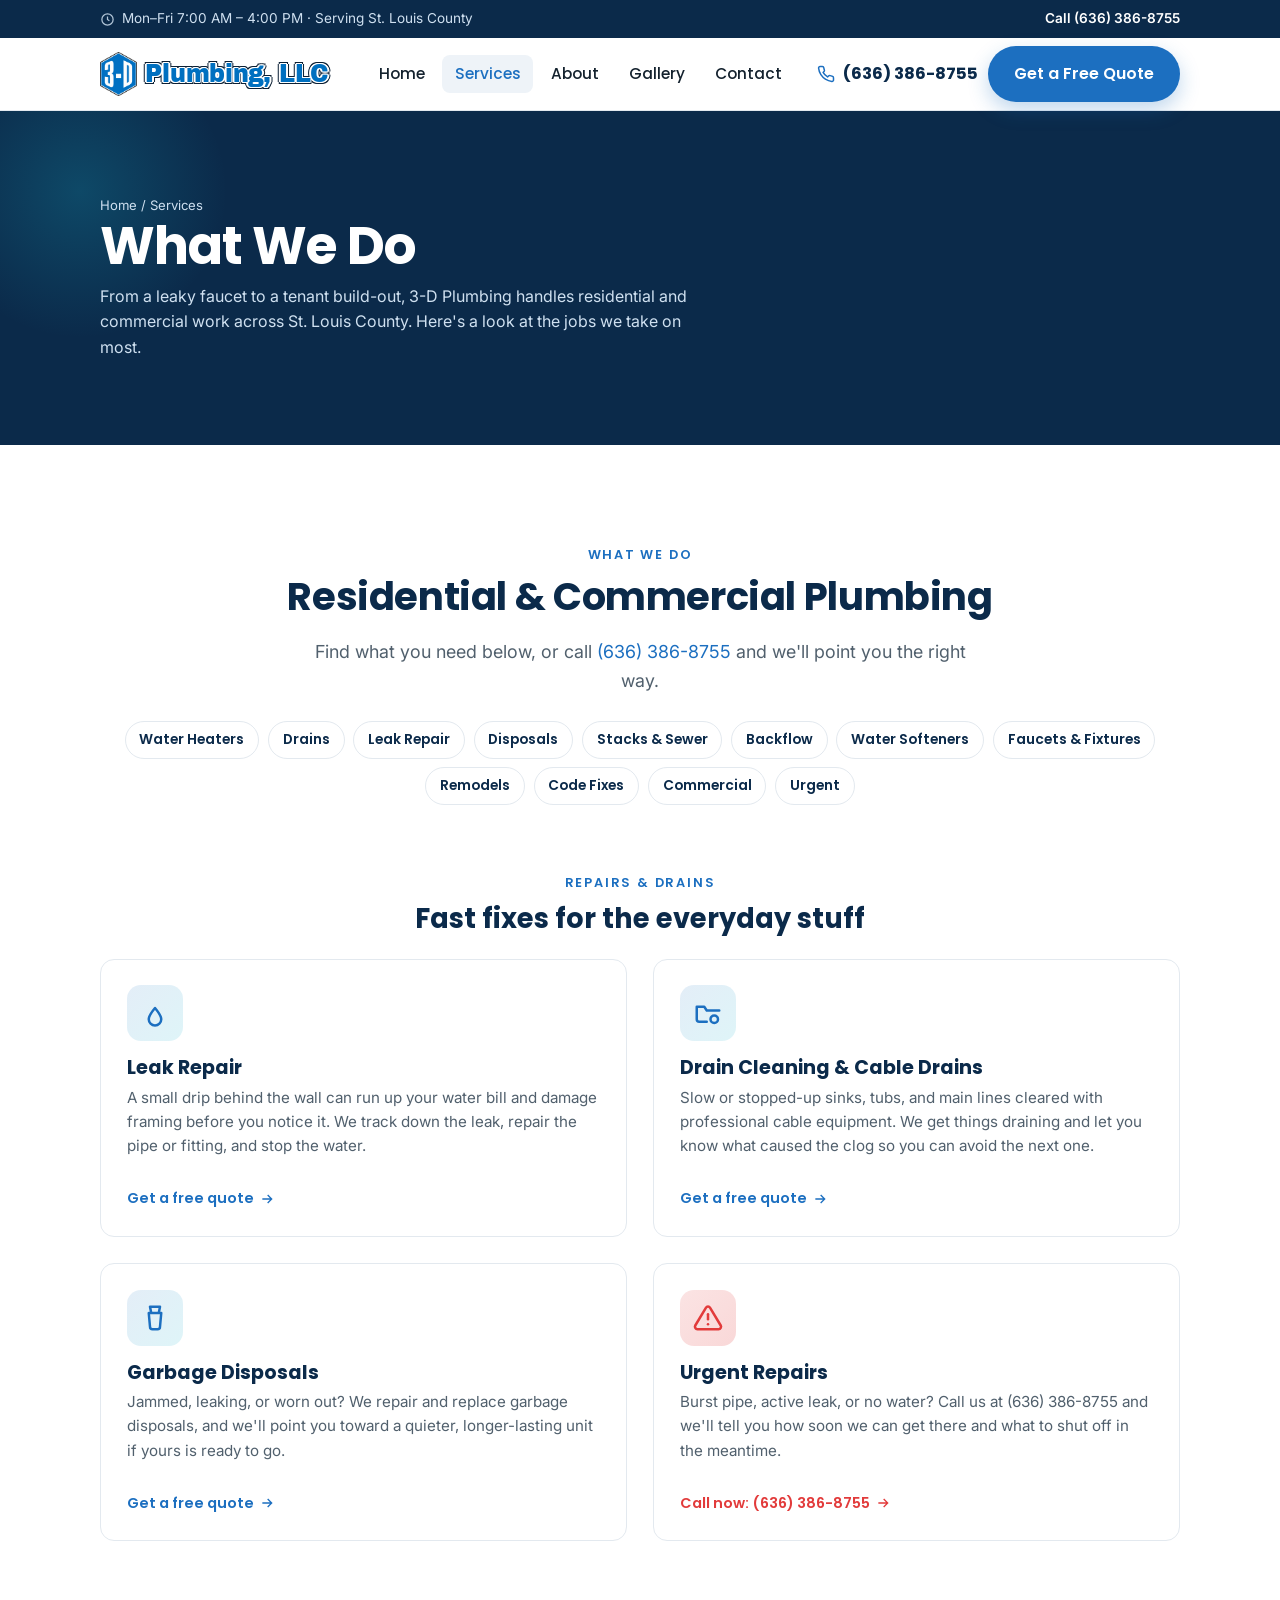
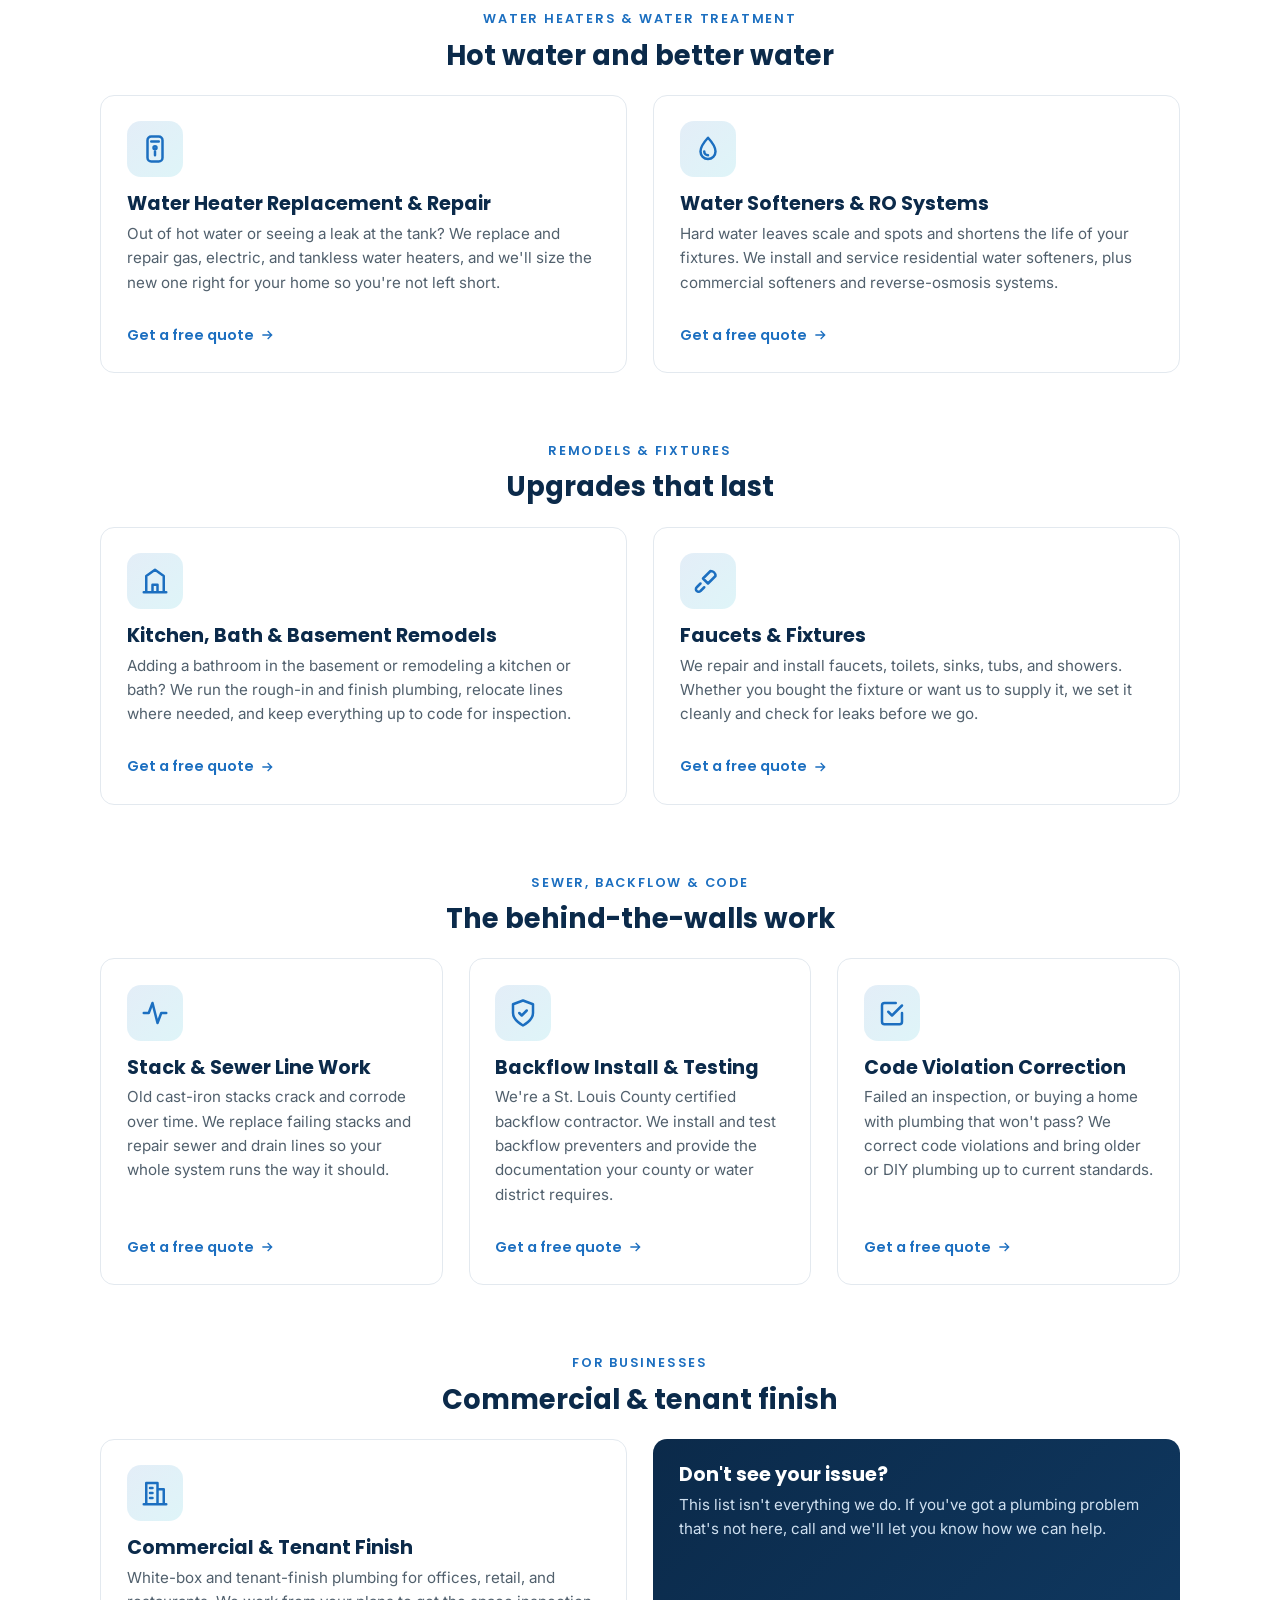
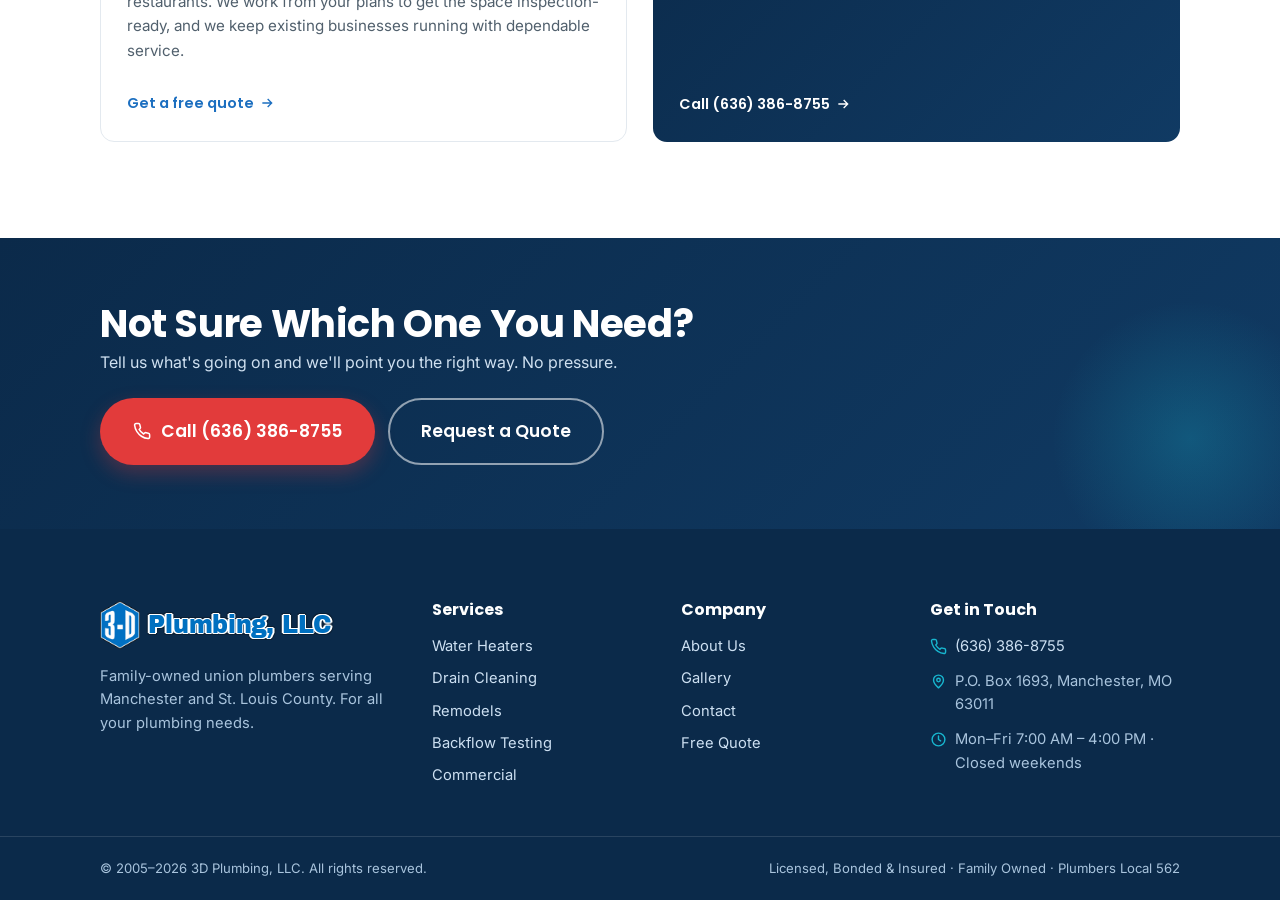
<file: services.html>
<!DOCTYPE html>
<html lang="en">
<head>
  <meta charset="UTF-8" />
  <meta name="viewport" content="width=device-width, initial-scale=1" />
  <title>Plumbing Services in Manchester &amp; St. Louis County | 3D Plumbing LLC</title>
  <meta name="description" content="Residential &amp; commercial plumbing from 3D Plumbing in Manchester, MO: water heaters, drain cleaning, leak repair, stack replacement, faucets, disposals, remodels, backflow testing, water softeners &amp; RO, tenant finish. Call (636) 386-8755." />
  <link rel="canonical" href="https://www.3dplumbingllc.com/services" />
  <link rel="preconnect" href="https://fonts.googleapis.com" />
  <link rel="preconnect" href="https://fonts.gstatic.com" crossorigin />
  <link href="https://fonts.googleapis.com/css2?family=Inter:wght@400;500;600&family=Poppins:wght@500;600;700;800&family=Archivo+Black&display=swap" rel="stylesheet" />
  <link rel="stylesheet" href="styles.css?v=3" />
  <link rel="icon" type="image/png" href="assets/favicon.png?v=3" />
  <link rel="apple-touch-icon" href="assets/logo-mark.png?v=3" />
</head>
<body>

  <div class="topbar">
    <div class="container">
      <span class="topbar__hours"><svg viewBox="0 0 24 24" fill="none" stroke="currentColor" stroke-width="2"><circle cx="12" cy="12" r="9"/><path d="M12 7v5l3 2"/></svg> Mon–Fri 7:00 AM – 4:00 PM · Serving St. Louis County</span>
      <a href="tel:+16363868755">Call (636) 386-8755</a>
    </div>
  </div>

  <header class="site-header">
    <div class="container nav">
      <a class="brand" href="./"><img class="brand__logo" src="assets/logo-mark.png?v=3" alt="3-D Plumbing, LLC" /><span class="brand__word">Plumbing, LLC</span></a>
      <ul class="nav__links">
        <li><a href="./">Home</a></li>
        <li><a href="services">Services</a></li>
        <li><a href="about">About</a></li>
        <li><a href="gallery">Gallery</a></li>
        <li><a href="contact">Contact</a></li>
      </ul>
      <div class="nav__cta">
        <a class="nav__phone" href="tel:+16363868755"><svg viewBox="0 0 24 24" fill="none" stroke="currentColor" stroke-width="2" stroke-linecap="round" stroke-linejoin="round"><path d="M22 16.92v3a2 2 0 0 1-2.18 2 19.79 19.79 0 0 1-8.63-3.07 19.5 19.5 0 0 1-6-6 19.79 19.79 0 0 1-3.07-8.67A2 2 0 0 1 4.11 2h3a2 2 0 0 1 2 1.72c.13.96.36 1.9.7 2.81a2 2 0 0 1-.45 2.11L8.09 9.91a16 16 0 0 0 6 6l1.27-1.27a2 2 0 0 1 2.11-.45c.91.34 1.85.57 2.81.7A2 2 0 0 1 22 16.92z"/></svg> (636) 386-8755</a>
        <a class="btn" href="contact#quote">Get a Free Quote</a>
      </div>
      <button class="nav__toggle" aria-label="Open menu" aria-expanded="false"><span></span><span></span><span></span></button>
    </div>
  </header>

  <section class="page-hero">
    <div class="container">
      <p class="crumbs"><a href="./">Home</a> / Services</p>
      <h1>What We Do</h1>
      <p>From a leaky faucet to a tenant build-out, 3-D Plumbing handles residential and commercial work across St. Louis County. Here's a look at the jobs we take on most.</p>
    </div>
  </section>

  <section class="section">
    <div class="container center">
      <span class="eyebrow">What We Do</span>
      <h2>Residential &amp; Commercial Plumbing</h2>
      <p class="lead">Find what you need below, or call <a href="tel:+16363868755">(636) 386-8755</a> and we'll point you the right way.</p>
      <nav class="svc-jump" aria-label="Jump to a service">
        <a href="#water-heater">Water Heaters</a>
        <a href="#drain">Drains</a>
        <a href="#leak">Leak Repair</a>
        <a href="#disposal">Disposals</a>
        <a href="#sewer">Stacks &amp; Sewer</a>
        <a href="#backflow">Backflow</a>
        <a href="#water-treatment">Water Softeners</a>
        <a href="#fixtures">Faucets &amp; Fixtures</a>
        <a href="#remodel">Remodels</a>
        <a href="#code">Code Fixes</a>
        <a href="#commercial">Commercial</a>
        <a href="#urgent">Urgent</a>
      </nav>
    </div>

    <div class="container">
      <div class="svc-group">
        <div class="svc-group__head center"><span class="eyebrow">Repairs &amp; Drains</span><h3>Fast fixes for the everyday stuff</h3></div>
        <div class="grid grid--2">
          <article class="svc-card" id="leak">
          <span class="svc-card__icon"><svg viewBox="0 0 24 24" fill="none" stroke="currentColor" stroke-width="2" stroke-linecap="round" stroke-linejoin="round"><path d="M12 22a5 5 0 0 1-5-5c0-3 5-9 5-9s5 6 5 9a5 5 0 0 1-5 5z"/></svg></span>
          <h3>Leak Repair</h3>
          <p>A small drip behind the wall can run up your water bill and damage framing before you notice it. We track down the leak, repair the pipe or fitting, and stop the water.</p>
          <a class="svc-link" href="contact#quote">Get a free quote <svg viewBox="0 0 24 24" fill="none" stroke="currentColor" stroke-width="2"><path d="M5 12h14M13 6l6 6-6 6"/></svg></a>
        </article>

          <article class="svc-card" id="drain">
          <span class="svc-card__icon"><svg viewBox="0 0 24 24" fill="none" stroke="currentColor" stroke-width="2" stroke-linecap="round" stroke-linejoin="round"><path d="M3 7h6l2 3h10M3 7v10a2 2 0 0 0 2 2h6"/><circle cx="17" cy="17" r="3"/></svg></span>
          <h3>Drain Cleaning &amp; Cable Drains</h3>
          <p>Slow or stopped-up sinks, tubs, and main lines cleared with professional cable equipment. We get things draining and let you know what caused the clog so you can avoid the next one.</p>
          <a class="svc-link" href="contact#quote">Get a free quote <svg viewBox="0 0 24 24" fill="none" stroke="currentColor" stroke-width="2"><path d="M5 12h14M13 6l6 6-6 6"/></svg></a>
        </article>

          <article class="svc-card" id="disposal">
          <span class="svc-card__icon"><svg viewBox="0 0 24 24" fill="none" stroke="currentColor" stroke-width="2" stroke-linecap="round" stroke-linejoin="round"><path d="M8 3h8l-1 5H9L8 3zM7 8h10l-1 11a2 2 0 0 1-2 2h-4a2 2 0 0 1-2-2L7 8z"/></svg></span>
          <h3>Garbage Disposals</h3>
          <p>Jammed, leaking, or worn out? We repair and replace garbage disposals, and we'll point you toward a quieter, longer-lasting unit if yours is ready to go.</p>
          <a class="svc-link" href="contact#quote">Get a free quote <svg viewBox="0 0 24 24" fill="none" stroke="currentColor" stroke-width="2"><path d="M5 12h14M13 6l6 6-6 6"/></svg></a>
        </article>

          <article class="svc-card" id="urgent">
          <span class="svc-card__icon" style="background:linear-gradient(135deg,rgba(226,59,59,.14),rgba(226,59,59,.2)); color:var(--emergency)"><svg viewBox="0 0 24 24" fill="none" stroke="currentColor" stroke-width="2" stroke-linecap="round" stroke-linejoin="round"><path d="M10.29 3.86 1.82 18a2 2 0 0 0 1.71 3h16.94a2 2 0 0 0 1.71-3L13.71 3.86a2 2 0 0 0-3.42 0z"/><line x1="12" y1="9" x2="12" y2="13"/><line x1="12" y1="17" x2="12.01" y2="17"/></svg></span>
          <h3>Urgent Repairs</h3>
          <p>Burst pipe, active leak, or no water? Call us at (636) 386-8755 and we'll tell you how soon we can get there and what to shut off in the meantime.</p>
          <a class="svc-link" href="tel:+16363868755" style="color:var(--emergency)">Call now: (636) 386-8755 <svg viewBox="0 0 24 24" fill="none" stroke="currentColor" stroke-width="2"><path d="M5 12h14M13 6l6 6-6 6"/></svg></a>
        </article>
        </div>
      </div>

      <div class="svc-group">
        <div class="svc-group__head center"><span class="eyebrow">Water Heaters &amp; Water Treatment</span><h3>Hot water and better water</h3></div>
        <div class="grid grid--2">
          <article class="svc-card" id="water-heater">
          <span class="svc-card__icon"><svg viewBox="0 0 24 24" fill="none" stroke="currentColor" stroke-width="2" stroke-linecap="round" stroke-linejoin="round"><rect x="6" y="2" width="12" height="20" rx="3"/><path d="M9 6h6M12 14v3"/><circle cx="12" cy="11" r="1.2"/></svg></span>
          <h3>Water Heater Replacement &amp; Repair</h3>
          <p>Out of hot water or seeing a leak at the tank? We replace and repair gas, electric, and tankless water heaters, and we'll size the new one right for your home so you're not left short.</p>
          <a class="svc-link" href="contact#quote">Get a free quote <svg viewBox="0 0 24 24" fill="none" stroke="currentColor" stroke-width="2"><path d="M5 12h14M13 6l6 6-6 6"/></svg></a>
        </article>

          <article class="svc-card" id="water-treatment">
          <span class="svc-card__icon"><svg viewBox="0 0 24 24" fill="none" stroke="currentColor" stroke-width="2" stroke-linecap="round" stroke-linejoin="round"><path d="M12 3s6 6.5 6 11a6 6 0 0 1-12 0c0-4.5 6-11 6-11z"/><path d="M9 14a3 3 0 0 0 3 3"/></svg></span>
          <h3>Water Softeners &amp; RO Systems</h3>
          <p>Hard water leaves scale and spots and shortens the life of your fixtures. We install and service residential water softeners, plus commercial softeners and reverse-osmosis systems.</p>
          <a class="svc-link" href="contact#quote">Get a free quote <svg viewBox="0 0 24 24" fill="none" stroke="currentColor" stroke-width="2"><path d="M5 12h14M13 6l6 6-6 6"/></svg></a>
        </article>
        </div>
      </div>

      <div class="svc-group">
        <div class="svc-group__head center"><span class="eyebrow">Remodels &amp; Fixtures</span><h3>Upgrades that last</h3></div>
        <div class="grid grid--2">
          <article class="svc-card" id="remodel">
          <span class="svc-card__icon"><svg viewBox="0 0 24 24" fill="none" stroke="currentColor" stroke-width="2" stroke-linecap="round" stroke-linejoin="round"><path d="M3 21h18M5 21V8l7-5 7 5v13M10 21v-6h4v6"/></svg></span>
          <h3>Kitchen, Bath &amp; Basement Remodels</h3>
          <p>Adding a bathroom in the basement or remodeling a kitchen or bath? We run the rough-in and finish plumbing, relocate lines where needed, and keep everything up to code for inspection.</p>
          <a class="svc-link" href="contact#quote">Get a free quote <svg viewBox="0 0 24 24" fill="none" stroke="currentColor" stroke-width="2"><path d="M5 12h14M13 6l6 6-6 6"/></svg></a>
        </article>

          <article class="svc-card" id="fixtures">
          <span class="svc-card__icon"><svg viewBox="0 0 24 24" fill="none" stroke="currentColor" stroke-width="2" stroke-linecap="round" stroke-linejoin="round"><path d="M14 4a4 4 0 0 1 4 4l-6 6-4-4 6-6zM6 14l-3 3a2 2 0 0 0 0 3 2 2 0 0 0 3 0l3-3"/></svg></span>
          <h3>Faucets &amp; Fixtures</h3>
          <p>We repair and install faucets, toilets, sinks, tubs, and showers. Whether you bought the fixture or want us to supply it, we set it cleanly and check for leaks before we go.</p>
          <a class="svc-link" href="contact#quote">Get a free quote <svg viewBox="0 0 24 24" fill="none" stroke="currentColor" stroke-width="2"><path d="M5 12h14M13 6l6 6-6 6"/></svg></a>
        </article>
        </div>
      </div>

      <div class="svc-group">
        <div class="svc-group__head center"><span class="eyebrow">Sewer, Backflow &amp; Code</span><h3>The behind-the-walls work</h3></div>
        <div class="grid grid--3">
          <article class="svc-card" id="sewer">
          <span class="svc-card__icon"><svg viewBox="0 0 24 24" fill="none" stroke="currentColor" stroke-width="2" stroke-linecap="round" stroke-linejoin="round"><path d="M3 12h4l3-8 4 16 3-8h4"/></svg></span>
          <h3>Stack &amp; Sewer Line Work</h3>
          <p>Old cast-iron stacks crack and corrode over time. We replace failing stacks and repair sewer and drain lines so your whole system runs the way it should.</p>
          <a class="svc-link" href="contact#quote">Get a free quote <svg viewBox="0 0 24 24" fill="none" stroke="currentColor" stroke-width="2"><path d="M5 12h14M13 6l6 6-6 6"/></svg></a>
        </article>

          <article class="svc-card" id="backflow">
          <span class="svc-card__icon"><svg viewBox="0 0 24 24" fill="none" stroke="currentColor" stroke-width="2" stroke-linecap="round" stroke-linejoin="round"><path d="M12 22s8-4 8-10V5l-8-3-8 3v7c0 6 8 10 8 10z"/><path d="m9 12 2 2 4-4"/></svg></span>
          <h3>Backflow Install &amp; Testing</h3>
          <p>We're a St. Louis County certified backflow contractor. We install and test backflow preventers and provide the documentation your county or water district requires.</p>
          <a class="svc-link" href="contact#quote">Get a free quote <svg viewBox="0 0 24 24" fill="none" stroke="currentColor" stroke-width="2"><path d="M5 12h14M13 6l6 6-6 6"/></svg></a>
        </article>

          <article class="svc-card" id="code">
          <span class="svc-card__icon"><svg viewBox="0 0 24 24" fill="none" stroke="currentColor" stroke-width="2" stroke-linecap="round" stroke-linejoin="round"><path d="M9 11l3 3 8-8"/><path d="M20 12v7a2 2 0 0 1-2 2H6a2 2 0 0 1-2-2V6a2 2 0 0 1 2-2h9"/></svg></span>
          <h3>Code Violation Correction</h3>
          <p>Failed an inspection, or buying a home with plumbing that won't pass? We correct code violations and bring older or DIY plumbing up to current standards.</p>
          <a class="svc-link" href="contact#quote">Get a free quote <svg viewBox="0 0 24 24" fill="none" stroke="currentColor" stroke-width="2"><path d="M5 12h14M13 6l6 6-6 6"/></svg></a>
        </article>
        </div>
      </div>

      <div class="svc-group">
        <div class="svc-group__head center"><span class="eyebrow">For Businesses</span><h3>Commercial &amp; tenant finish</h3></div>
        <div class="grid grid--2">
          <article class="svc-card" id="commercial">
          <span class="svc-card__icon"><svg viewBox="0 0 24 24" fill="none" stroke="currentColor" stroke-width="2" stroke-linecap="round" stroke-linejoin="round"><path d="M3 21h18M5 21V4h9v17M14 21V9h5v12M8 8h2M8 12h2M8 16h2"/></svg></span>
          <h3>Commercial &amp; Tenant Finish</h3>
          <p>White-box and tenant-finish plumbing for offices, retail, and restaurants. We work from your plans to get the space inspection-ready, and we keep existing businesses running with dependable service.</p>
          <a class="svc-link" href="contact#quote">Get a free quote <svg viewBox="0 0 24 24" fill="none" stroke="currentColor" stroke-width="2"><path d="M5 12h14M13 6l6 6-6 6"/></svg></a>
        </article>

          <article class="svc-card" style="background:linear-gradient(135deg,var(--navy),var(--navy-2)); color:#dbe9f6; border:0;">
            <h3 style="color:#fff">Don't see your issue?</h3>
            <p style="color:#cfe0f0; flex:1">This list isn't everything we do. If you've got a plumbing problem that's not here, call and we'll let you know how we can help.</p>
            <a class="svc-link" href="tel:+16363868755" style="color:#fff">Call (636) 386-8755 <svg viewBox="0 0 24 24" fill="none" stroke="currentColor" stroke-width="2"><path d="M5 12h14M13 6l6 6-6 6"/></svg></a>
          </article>
        </div>
      </div>
    </div>
  </section>

  <section class="cta-band section" style="padding-block: clamp(40px,6vw,64px)">
    <div class="container">
      <div>
        <h2>Not Sure Which One You Need?</h2>
        <p>Tell us what's going on and we'll point you the right way. No pressure.</p>
      </div>
      <div style="display:flex; gap:.8rem; flex-wrap:wrap">
        <a class="btn btn--call btn--lg" href="tel:+16363868755"><svg viewBox="0 0 24 24" fill="none" stroke="currentColor" stroke-width="2" stroke-linecap="round" stroke-linejoin="round"><path d="M22 16.92v3a2 2 0 0 1-2.18 2 19.79 19.79 0 0 1-8.63-3.07 19.5 19.5 0 0 1-6-6 19.79 19.79 0 0 1-3.07-8.67A2 2 0 0 1 4.11 2h3a2 2 0 0 1 2 1.72c.13.96.36 1.9.7 2.81a2 2 0 0 1-.45 2.11L8.09 9.91a16 16 0 0 0 6 6l1.27-1.27a2 2 0 0 1 2.11-.45c.91.34 1.85.57 2.81.7A2 2 0 0 1 22 16.92z"/></svg> Call (636) 386-8755</a>
        <a class="btn btn--ghost btn--lg" href="contact#quote">Request a Quote</a>
      </div>
    </div>
  </section>

  <footer class="site-footer">
    <div class="container footer-grid">
      <div class="footer-brand">
        <a class="brand" href="./"><img class="brand__logo" src="assets/logo-mark.png?v=3" alt="3-D Plumbing, LLC" /><span class="brand__word">Plumbing, LLC</span></a>
        <p>Family-owned union plumbers serving Manchester and St. Louis County. For all your plumbing needs.</p>
      </div>
      <div><h4>Services</h4><ul class="footer-links"><li><a href="services#water-heater">Water Heaters</a></li><li><a href="services#drain">Drain Cleaning</a></li><li><a href="services#remodel">Remodels</a></li><li><a href="services#backflow">Backflow Testing</a></li><li><a href="services#commercial">Commercial</a></li></ul></div>
      <div><h4>Company</h4><ul class="footer-links"><li><a href="about">About Us</a></li><li><a href="gallery">Gallery</a></li><li><a href="contact">Contact</a></li><li><a href="contact#quote">Free Quote</a></li></ul></div>
      <div><h4>Get in Touch</h4><ul class="footer-contact">
        <li><svg viewBox="0 0 24 24" fill="none" stroke="currentColor" stroke-width="2" stroke-linecap="round" stroke-linejoin="round"><path d="M22 16.92v3a2 2 0 0 1-2.18 2 19.79 19.79 0 0 1-8.63-3.07 19.5 19.5 0 0 1-6-6 19.79 19.79 0 0 1-3.07-8.67A2 2 0 0 1 4.11 2h3a2 2 0 0 1 2 1.72c.13.96.36 1.9.7 2.81a2 2 0 0 1-.45 2.11L8.09 9.91a16 16 0 0 0 6 6l1.27-1.27a2 2 0 0 1 2.11-.45c.91.34 1.85.57 2.81.7A2 2 0 0 1 22 16.92z"/></svg> <a href="tel:+16363868755">(636) 386-8755</a></li>
        <li><svg viewBox="0 0 24 24" fill="none" stroke="currentColor" stroke-width="2" stroke-linecap="round" stroke-linejoin="round"><path d="M12 21s-7-6-7-11a7 7 0 0 1 14 0c0 5-7 11-7 11z"/><circle cx="12" cy="10" r="2.5"/></svg> P.O. Box 1693, Manchester, MO 63011</li>
        <li><svg viewBox="0 0 24 24" fill="none" stroke="currentColor" stroke-width="2" stroke-linecap="round" stroke-linejoin="round"><circle cx="12" cy="12" r="9"/><path d="M12 7v5l3 2"/></svg> Mon–Fri 7:00 AM – 4:00 PM · Closed weekends</li>
      </ul></div>
    </div>
    <div class="footer-bottom"><div class="container"><span>© 2005–2026 3D Plumbing, LLC. All rights reserved.</span><span>Licensed, Bonded &amp; Insured · Family Owned · Plumbers Local 562</span></div></div>
  </footer>

  <div class="mobile-callbar">
    <a class="btn btn--call" href="tel:+16363868755"><svg viewBox="0 0 24 24" fill="none" stroke="currentColor" stroke-width="2" stroke-linecap="round" stroke-linejoin="round"><path d="M22 16.92v3a2 2 0 0 1-2.18 2 19.79 19.79 0 0 1-8.63-3.07 19.5 19.5 0 0 1-6-6 19.79 19.79 0 0 1-3.07-8.67A2 2 0 0 1 4.11 2h3a2 2 0 0 1 2 1.72c.13.96.36 1.9.7 2.81a2 2 0 0 1-.45 2.11L8.09 9.91a16 16 0 0 0 6 6l1.27-1.27a2 2 0 0 1 2.11-.45c.91.34 1.85.57 2.81.7A2 2 0 0 1 22 16.92z"/></svg> Call Now</a>
    <a class="btn btn--outline" href="contact#quote">Free Quote</a>
  </div>

  <script src="script.js?v=4"></script>
</body>
</html>
</file>
<file: styles.css>
/* ===================================================================
   3D Plumbing, LLC — Design System
   Manchester, MO | Serving the St. Louis Metro
   Blue/gray, trust-forward, mobile-first.
   =================================================================== */

:root {
  /* Brand palette */
  --navy:        #0b2a4a;   /* deep trust blue (headers, footer) */
  --navy-2:      #103a63;
  --blue:        #1c6fc0;   /* primary action blue */
  --blue-dark:   #155a9e;
  --cyan:        #18b6cf;   /* water accent */
  --emergency:   #e23b3b;   /* emergency red */
  --emergency-dk:#c22d2d;

  /* Neutrals */
  --ink:         #14222e;   /* body text */
  --slate:       #51606d;   /* secondary text */
  --line:        #e3e9ef;   /* borders */
  --mist:        #f4f7fa;   /* section bg */
  --mist-2:      #eef3f8;
  --white:       #ffffff;

  /* System */
  --radius:      14px;
  --radius-sm:   10px;
  --shadow:      0 10px 30px rgba(11, 42, 74, 0.10);
  --shadow-lg:   0 22px 50px rgba(11, 42, 74, 0.18);
  --maxw:        1160px;
  --gutter:      clamp(18px, 5vw, 40px);
  --header-h:    72px;

  --font-head: "Poppins", system-ui, -apple-system, "Segoe UI", sans-serif;
  --font-body: "Inter", system-ui, -apple-system, "Segoe UI", Roboto, sans-serif;
}

/* ---------- Reset ---------- */
*, *::before, *::after { box-sizing: border-box; }
html { scroll-behavior: smooth; -webkit-text-size-adjust: 100%; }
body {
  margin: 0;
  font-family: var(--font-body);
  color: var(--ink);
  line-height: 1.6;
  background: var(--white);
  overflow-x: hidden;
}
img { max-width: 100%; display: block; }
a { color: var(--blue); text-decoration: none; }
h1, h2, h3, h4 { font-family: var(--font-head); line-height: 1.15; color: var(--navy); margin: 0 0 .5em; font-weight: 700; }
h1 { font-size: clamp(2rem, 5vw, 3.25rem); letter-spacing: -0.02em; }
h2 { font-size: clamp(1.6rem, 3.6vw, 2.4rem); letter-spacing: -0.01em; }
h3 { font-size: 1.2rem; }
p  { margin: 0 0 1rem; }
ul { margin: 0 0 1rem; padding-left: 1.2em; }

/* ---------- Layout helpers ---------- */
.container { width: 100%; max-width: var(--maxw); margin-inline: auto; padding-inline: var(--gutter); }
.section { padding: clamp(56px, 8vw, 96px) 0; }
.section--mist { background: var(--mist); }
.section--navy { background: var(--navy); color: #d9e6f2; }
.section--navy h2, .section--navy h3 { color: #fff; }
.eyebrow {
  display: inline-block; font-family: var(--font-head); font-weight: 600;
  font-size: .8rem; letter-spacing: .14em; text-transform: uppercase;
  color: var(--blue); margin-bottom: .6rem;
}
.section--navy .eyebrow { color: var(--cyan); }
.center { text-align: center; }
.lead { font-size: 1.12rem; color: var(--slate); max-width: 60ch; }
.center .lead { margin-inline: auto; }

/* ---------- Buttons ---------- */
.btn {
  --bg: var(--blue); --fg: #fff;
  display: inline-flex; align-items: center; gap: .55em;
  background: var(--bg); color: var(--fg);
  font-family: var(--font-head); font-weight: 600; font-size: 1rem;
  padding: .85em 1.5em; border-radius: 999px; border: 2px solid transparent;
  cursor: pointer; transition: transform .15s ease, box-shadow .2s ease, background .2s ease;
  box-shadow: 0 8px 20px rgba(28, 111, 192, 0.28); white-space: nowrap;
}
.btn:hover { transform: translateY(-2px); box-shadow: 0 12px 26px rgba(28,111,192,.36); }
.btn:active { transform: translateY(0); }
.btn--call    { --bg: var(--emergency); box-shadow: 0 8px 20px rgba(226,59,59,.30); }
.btn--call:hover { box-shadow: 0 12px 26px rgba(226,59,59,.40); }
.btn--ghost   { --bg: transparent; --fg: #fff; border-color: rgba(255,255,255,.55); box-shadow: none; }
.btn--ghost:hover { background: rgba(255,255,255,.12); }
.btn--outline { --bg: #fff; --fg: var(--blue); border-color: var(--blue); box-shadow: var(--shadow); }
.btn--lg { font-size: 1.08rem; padding: 1em 1.8em; }
.btn--block { width: 100%; justify-content: center; }
.btn svg { width: 1.05em; height: 1.05em; }

/* ---------- Header / Nav ---------- */
.topbar {
  background: var(--navy); color: #cfe0f0; font-size: .85rem;
}
.topbar .container { display: flex; justify-content: space-between; align-items: center; gap: 1rem; min-height: 38px; }
.topbar a { color: #fff; font-weight: 600; }
.topbar .topbar__hours { display: flex; align-items: center; gap: .5em; }
.topbar svg { width: 15px; height: 15px; opacity: .85; }

.site-header {
  position: sticky; top: 0; z-index: 60; background: rgba(255,255,255,.96);
  backdrop-filter: saturate(150%) blur(8px);
  border-bottom: 1px solid var(--line); transition: box-shadow .2s ease;
}
.site-header.is-stuck { box-shadow: 0 6px 20px rgba(11,42,74,.08); }
.nav { display: flex; align-items: center; justify-content: space-between; min-height: var(--header-h); gap: 1rem; }

.brand { display: flex; align-items: center; gap: .5rem; line-height: 1; }
.brand__mark {
  width: 40px; height: 40px; border-radius: 11px; flex: none;
  background: linear-gradient(135deg, var(--blue), var(--cyan));
  display: grid; place-items: center; color: #fff; box-shadow: var(--shadow);
}
.brand__mark svg { width: 22px; height: 22px; }
.brand__logo { height: 44px; width: auto; flex: none; display: block; object-fit: contain; }
.footer-brand .brand__logo { height: 48px; }
/* Wordmark "Plumbing, LLC" — matches the banner: #0070c0 blue, white inner halo, thin black outer outline */
.brand__word { font-family: "Archivo Black", var(--font-head); font-weight: 400; font-size: 1.62rem; line-height: 1; color: #0070c0; letter-spacing: -.012em;
  display: inline-block; transform: scaleX(.92); transform-origin: left center;
  text-shadow:
    -1px -1px 0 #fff, 1px -1px 0 #fff, -1px 1px 0 #fff, 1px 1px 0 #fff, 0 -1px 0 #fff, 0 1px 0 #fff, -1px 0 0 #fff, 1px 0 0 #fff, -2px 0 0 #fff, 2px 0 0 #fff,
    -2px -2px 0 #0c1f33, 2px -2px 0 #0c1f33, -2px 2px 0 #0c1f33, 2px 2px 0 #0c1f33, 0 -2px 0 #0c1f33, 0 2px 0 #0c1f33, -3px 0 0 #0c1f33, 3px 0 0 #0c1f33; }
@media (max-width: 820px) { .brand__word { font-size: 1.42rem; } }
.brand small { display: block; font-family: var(--font-body); font-weight: 500; font-size: .68rem; color: var(--slate); letter-spacing: .02em; }

/* Full logo banner (used on light sections) */
.logo-banner { display: block; width: 100%; max-width: 480px; height: auto; }
.logo-banner--center { margin-inline: auto; }

.nav__links { display: flex; align-items: center; gap: .35rem; list-style: none; margin: 0; padding: 0; }
.nav__links a {
  font-family: var(--font-head); font-weight: 500; font-size: .96rem; color: var(--ink);
  padding: .55em .8em; border-radius: 8px; transition: background .15s, color .15s;
}
.nav__links a:hover, .nav__links a.active { background: var(--mist-2); color: var(--blue); }
.nav__cta { display: flex; align-items: center; gap: .6rem; }
.nav__phone { display: inline-flex; align-items: center; gap: .5em; font-family: var(--font-head); font-weight: 700; color: var(--navy); font-size: 1.02rem; }
.nav__phone svg { width: 18px; height: 18px; color: var(--blue); }

.nav__toggle { display: none; background: none; border: 0; cursor: pointer; padding: 8px; }
.nav__toggle span { display: block; width: 26px; height: 2.5px; background: var(--navy); border-radius: 2px; transition: .25s; }
.nav__toggle span + span { margin-top: 6px; }

/* ---------- Hero ---------- */
.hero { position: relative; color: #eaf2fb; background: var(--navy); overflow: hidden; }
.hero::before {
  content:""; position: absolute; inset: 0;
  background:
    linear-gradient(115deg, rgba(8,28,50,.95) 0%, rgba(11,42,74,.86) 45%, rgba(16,58,99,.70) 100%),
    url("assets/hero-plumber.jpg?v=3") center/cover no-repeat;
  z-index: 0;
}
.hero::after { /* water-drip texture accent */
  content:""; position:absolute; right:-10%; top:-20%; width:520px; height:520px; z-index:0;
  background: radial-gradient(circle at center, rgba(24,182,207,.30), transparent 60%);
  filter: blur(10px);
}
/* Subtle brand watermark behind hero content */
.hero__watermark { position:absolute; z-index:0; right:-3%; top:50%; transform:translateY(-50%); width:min(540px,52vw); aspect-ratio:833/1002; background:url("assets/logo-mark.png?v=3") center/contain no-repeat; opacity:.06; pointer-events:none; }
@media (max-width: 960px){ .hero__watermark { right:-18%; opacity:.05; } }
.hero__inner { position: relative; z-index: 1; padding-block: clamp(48px, 8vw, 96px); display: grid; grid-template-columns: 1.05fr 1fr; gap: clamp(28px, 5vw, 56px); align-items: center; }

/* Hero branded-van visual */
.hero__visual { display:flex; flex-direction:column; align-items:center; gap:.6rem; }
.hero__van { width:100%; max-width:600px; height:auto; filter: drop-shadow(0 22px 38px rgba(0,0,0,.40)); }
.hero__van-cap { font-family:var(--font-head); font-weight:600; font-size:.92rem; color:#cfe0f0; }
.hero__van-cap .star { color:#f5a623; }
.hero h1 { color: #fff; }
.hero .badge-since { display:inline-flex; align-items:center; gap:.5em; background: rgba(24,182,207,.16); border:1px solid rgba(24,182,207,.4); color:#cdeef4; font-family:var(--font-head); font-weight:600; font-size:.82rem; letter-spacing:.04em; padding:.4em .9em; border-radius:999px; margin-bottom:1.1rem; }
.hero p.lead { color: #cfe0f0; }
.hero__actions { display: flex; flex-wrap: wrap; gap: .8rem; margin-top: 1.6rem; }
.hero__trust { display: flex; flex-wrap: wrap; gap: 1.4rem 2rem; margin-top: 2.2rem; padding-top: 1.6rem; border-top: 1px solid rgba(255,255,255,.14); }
.hero__trust div { display:flex; align-items:center; gap:.55em; font-family:var(--font-head); font-weight:600; font-size:.92rem; color:#dbe9f6; }
.hero__trust svg { width: 20px; height: 20px; color: var(--cyan); flex:none; }

/* Hero two-path fork + inline proof */
.hero__fork { display:flex; flex-wrap:wrap; align-items:center; gap:.35rem .9rem; margin:1.5rem 0 .9rem; font-size:.95rem; color:#bcd2e8; }
.hero__fork strong { color:#fff; font-weight:600; }
.hero__fork-sep { opacity:.35; }
.hero__proof { display:flex; flex-wrap:wrap; align-items:center; gap:.45rem .8rem; margin-top:1rem; font-family:var(--font-head); font-weight:600; font-size:.9rem; color:#e6f0fa; }
.hero__proof .star { color:#f5a623; }
.hero__proof .dot { color:var(--cyan); opacity:.6; }
@media (max-width: 540px) { .hero__fork-sep { display:none; } .hero__fork { flex-direction:column; gap:.2rem; align-items:flex-start; } }

/* Hero quote card */
.quote-card { background: #fff; color: var(--ink); border-radius: var(--radius); box-shadow: var(--shadow-lg); padding: clamp(22px, 3vw, 30px); }
.quote-card--wide { max-width: 640px; margin-inline: auto; border: 1px solid var(--line); }
#quote-section, #quote { scroll-margin-top: 88px; }
.quote-card h3 { font-size: 1.3rem; margin-bottom: .25rem; }
.quote-card .muted { color: var(--slate); font-size: .92rem; margin-bottom: 1.1rem; }
.quote-card .emergency-flag { display:flex; gap:.7em; align-items:flex-start; background: #fff4f4; border:1px solid #f6d2d2; border-radius: var(--radius-sm); padding: .8em 1em; margin-bottom:1.1rem; font-size:.9rem; color:#7a2727; }
.quote-card .emergency-flag svg { width:20px; height:20px; color: var(--emergency); flex:none; margin-top:1px; }

/* ---------- Proof / stat band ---------- */
.statband { background: linear-gradient(135deg, var(--navy), var(--navy-2)); color:#dbe9f6; }
.statband .container { display:grid; grid-template-columns:repeat(4,1fr); gap:1rem; padding-block:clamp(28px,4.5vw,44px); text-align:center; }
.statband .s b { display:block; font-family:var(--font-head); font-weight:800; font-size:clamp(1.9rem,4vw,2.7rem); color:#fff; line-height:1; margin-bottom:.3rem; }
.statband .s b .star { color:#f5a623; }
.statband .s span { font-size:.82rem; color:#a9c4dd; letter-spacing:.02em; }
@media (max-width:680px){ .statband .container { grid-template-columns:1fr 1fr; gap:1.6rem 1rem; } }

/* ---------- FAQ accordion ---------- */
.faq { max-width:860px; margin:2.4rem auto 0; display:grid; gap:.8rem; }
.faq details { background:#fff; border:1px solid var(--line); border-radius:var(--radius-sm); }
.faq summary { list-style:none; cursor:pointer; padding:1.05em 1.2em; font-family:var(--font-head); font-weight:600; color:var(--navy); display:flex; justify-content:space-between; align-items:center; gap:1rem; }
.faq summary::-webkit-details-marker { display:none; }
.faq summary::after { content:"+"; font-size:1.4rem; color:var(--blue); line-height:1; flex:none; }
.faq details[open] summary::after { content:"\2013"; }
.faq details[open] summary { border-bottom:1px solid var(--line); }
.faq__a { padding:1em 1.2em; color:var(--slate); font-size:.97rem; }
.faq__a a { font-weight:600; }

/* ---------- Forms ---------- */
.form-row { display: grid; gap: .8rem; }
.field { display: flex; flex-direction: column; gap: .3rem; }
.field label { font-family: var(--font-head); font-weight: 600; font-size: .82rem; color: var(--navy); }
.field input, .field select, .field textarea {
  font: inherit; color: var(--ink); padding: .7em .85em; border: 1.5px solid var(--line);
  border-radius: var(--radius-sm); background: var(--white); transition: border-color .15s, box-shadow .15s; width: 100%;
}
.field input:focus, .field select:focus, .field textarea:focus { outline: none; border-color: var(--blue); box-shadow: 0 0 0 3px rgba(28,111,192,.14); }
.field textarea { resize: vertical; min-height: 96px; }
.form-note { font-size: .78rem; color: var(--slate); margin: .6rem 0 0; }
.form-success { display:none; background:#eafaf1; border:1px solid #bfe8cf; color:#1c6b3c; border-radius: var(--radius-sm); padding:1em; font-weight:600; }

/* ---------- Trust strip ---------- */
.trust-strip { background: var(--white); border-bottom: 1px solid var(--line); }
.trust-strip .container { display: flex; flex-wrap: wrap; justify-content: center; gap: 1rem 2.4rem; padding-block: 1.1rem; }
.trust-pill { display:flex; align-items:center; gap:.55em; font-family:var(--font-head); font-weight:600; font-size:.9rem; color:var(--navy); }
.trust-pill svg { width: 20px; height: 20px; color: var(--blue); }

/* ---------- Credentials logo strip ---------- */
.creds { background: var(--white); border-bottom: 1px solid var(--line); }
.creds .container { display: flex; flex-wrap: wrap; align-items: center; justify-content: center; gap: 1.2rem 2.4rem; padding-block: 1.6rem; }
.creds__label { font-family: var(--font-head); font-weight: 600; font-size: .82rem; letter-spacing: .04em; text-transform: uppercase; color: var(--slate); }
.creds__logos { display: flex; flex-wrap: wrap; align-items: center; justify-content: center; gap: 1.4rem 2rem; }
.creds__logos img { height: 52px; width: auto; object-fit: contain; opacity: .92; filter: saturate(1.05); }
.creds__logos .lic { display: grid; place-items: center; height: 52px; padding: 0 1.1rem; border: 1.5px solid var(--line); border-radius: 10px; background: var(--mist); }
.creds__logos .lic b { font-family: var(--font-head); color: var(--navy); font-size: 1rem; line-height: 1; }
.creds__logos .lic span { font-size: .66rem; color: var(--slate); letter-spacing: .03em; }

/* ---------- Service cards ---------- */
.grid { display: grid; gap: clamp(18px, 3vw, 26px); }
.grid--3 { grid-template-columns: repeat(3, 1fr); }
.grid--2 { grid-template-columns: repeat(2, 1fr); }
.grid--4 { grid-template-columns: repeat(4, 1fr); }

.svc-card {
  background: #fff; border: 1px solid var(--line); border-radius: var(--radius);
  padding: 1.6rem; transition: transform .18s ease, box-shadow .2s ease, border-color .2s;
  display: flex; flex-direction: column; height: 100%;
}
.svc-card:hover { transform: translateY(-4px); box-shadow: var(--shadow); border-color: #cfe0f0; }
.svc-card__icon {
  width: 56px; height: 56px; border-radius: 14px; display: grid; place-items: center;
  background: linear-gradient(135deg, rgba(28,111,192,.12), rgba(24,182,207,.14));
  color: var(--blue); margin-bottom: 1rem;
}
.svc-card__icon svg { width: 30px; height: 30px; }
.svc-card h3 { margin-bottom: .4rem; }
.svc-card p { color: var(--slate); font-size: .95rem; flex: 1; }
.svc-card a.svc-link { font-family: var(--font-head); font-weight: 600; font-size: .9rem; color: var(--blue); margin-top: .8rem; display:inline-flex; align-items:center; gap:.35em; }
.svc-card a.svc-link svg { width: 16px; height: 16px; transition: transform .15s; }
.svc-card a.svc-link:hover svg { transform: translateX(3px); }

/* Scannable service jump chips + grouped sections */
.svc-jump { display:flex; flex-wrap:wrap; gap:.55rem; justify-content:center; margin-top:1.6rem; }
.svc-jump a { background:#fff; border:1px solid var(--line); border-radius:999px; padding:.5em 1em; font-family:var(--font-head); font-weight:600; font-size:.86rem; color:var(--navy); transition:border-color .15s, color .15s, background .15s; }
.svc-jump a:hover { border-color:var(--blue); color:var(--blue); background:var(--mist); }
.svc-group { margin-top: clamp(40px,6vw,64px); scroll-margin-top: 90px; }
.svc-group__head { margin-bottom:1.5rem; }
.svc-group__head h3 { font-size:clamp(1.3rem,2.4vw,1.7rem); margin:0; }
.svc-card { scroll-margin-top: 90px; }

/* ---------- Steps / how it works ---------- */
.steps { display:grid; grid-template-columns: repeat(3,1fr); gap: clamp(18px,3vw,28px); counter-reset: step; }
.step { position: relative; padding-top: .5rem; }
.step__num { width: 42px; height: 42px; border-radius: 50%; background: var(--blue); color:#fff; font-family:var(--font-head); font-weight:700; display:grid; place-items:center; margin-bottom:.8rem; }
.step h3 { font-size: 1.1rem; }
.step p { color: var(--slate); font-size: .95rem; margin: 0; }

/* ---------- Testimonials ---------- */
.testi-grid { display:grid; grid-template-columns: repeat(3,1fr); gap: clamp(18px,3vw,26px); }
.testi {
  background:#fff; border:1px solid var(--line); border-radius: var(--radius); padding:1.6rem;
  display:flex; flex-direction:column;
}
.testi .stars { color:#f5a623; letter-spacing:2px; font-size:1.05rem; margin-bottom:.7rem; }
.testi p { font-size:.97rem; color:var(--ink); flex:1; }
.testi__who { display:flex; align-items:center; gap:.7em; margin-top:1rem; }
.testi__avatar { width:40px; height:40px; border-radius:50%; background:linear-gradient(135deg,var(--navy),var(--blue)); color:#fff; display:grid; place-items:center; font-family:var(--font-head); font-weight:700; font-size:.95rem; flex:none; }
.testi__who strong { font-family:var(--font-head); font-size:.92rem; color:var(--navy); display:block; }
.testi__who span { font-size:.8rem; color:var(--slate); }

/* ---------- Google reviews header ---------- */
.greviews { display:flex; flex-wrap:wrap; align-items:center; justify-content:center; gap:.6rem 1rem; margin-top:1.4rem; }
.greviews__badge { display:inline-flex; align-items:center; gap:.6em; background:#fff; border:1px solid var(--line); border-radius:999px; padding:.5em 1.1em; box-shadow:var(--shadow); font-family:var(--font-head); font-weight:600; color:var(--navy); font-size:.95rem; }
.greviews__badge .g { font-family:var(--font-head); font-weight:800; font-size:1.15rem; line-height:1;
  background:linear-gradient(90deg,#4285F4 0 25%,#EA4335 25% 50%,#FBBC05 50% 75%,#34A853 75% 100%);
  -webkit-background-clip:text; background-clip:text; -webkit-text-fill-color:transparent; }
.greviews__badge .stars { color:#f5a623; letter-spacing:1px; }
.greviews__actions { display:flex; flex-wrap:wrap; gap:.6rem; justify-content:center; margin-top:1.4rem; }

/* ---------- Service area ---------- */
.area-wrap { display:grid; grid-template-columns: 1fr 1fr; gap: clamp(24px,4vw,48px); align-items:center; }
.area-list { display:flex; flex-wrap:wrap; gap:.6rem; margin-top:1.2rem; list-style:none; padding:0; }
.area-list li { background:#fff; border:1px solid var(--line); border-radius:999px; padding:.45em 1em; font-family:var(--font-head); font-weight:500; font-size:.88rem; color:var(--navy); display:flex; align-items:center; gap:.4em; }
.area-list svg { width:14px; height:14px; color:var(--cyan); }
.map-embed { border-radius: var(--radius); overflow:hidden; box-shadow: var(--shadow); border:1px solid var(--line); }
.map-embed iframe { display:block; width:100%; height:380px; border:0; }

/* ---------- Emergency CTA band ---------- */
.cta-band { background: linear-gradient(135deg, var(--navy), var(--navy-2)); color:#fff; position:relative; overflow:hidden; }
.cta-band::after { content:""; position:absolute; right:-60px; bottom:-60px; width:300px; height:300px; border-radius:50%; background: radial-gradient(circle,rgba(24,182,207,.25),transparent 65%); }
.cta-band .container { position:relative; z-index:1; display:flex; flex-wrap:wrap; align-items:center; justify-content:space-between; gap:1.4rem; }
.cta-band h2 { color:#fff; margin:0; }
.cta-band p { color:#cfe0f0; margin:.3rem 0 0; }

/* ---------- Page hero (interior) ---------- */
.page-hero { background: var(--navy); color:#dbe9f6; position:relative; overflow:hidden; }
.page-hero::after { content:""; position:absolute; left:-80px; top:-80px; width:320px; height:320px; border-radius:50%; background:radial-gradient(circle,rgba(24,182,207,.22),transparent 65%); }
.page-hero .container { position:relative; z-index:1; padding: clamp(46px,7vw,84px) var(--gutter); }
.page-hero h1 { color:#fff; margin-bottom:.5rem; }
.page-hero p { color:#cfe0f0; max-width:62ch; margin:0; }
.crumbs { font-size:.82rem; color:#9fc0dd; margin-bottom:1rem; }
.crumbs a { color:#cfe0f0; }

/* ---------- About ---------- */
.about-grid { display:grid; grid-template-columns: 1fr 1fr; gap: clamp(28px,4vw,56px); align-items:center; }
.stat-row { display:grid; grid-template-columns: repeat(3,1fr); gap:1rem; margin-top:1.5rem; }
.stat { background:#fff; border:1px solid var(--line); border-radius:var(--radius); padding:1.2rem; text-align:center; }
.stat b { display:block; font-family:var(--font-head); font-size:1.9rem; color:var(--blue); line-height:1; }
.stat span { font-size:.82rem; color:var(--slate); }
.checklist { list-style:none; padding:0; margin:1.2rem 0 0; display:grid; gap:.7rem; }
.checklist li { display:flex; gap:.65em; align-items:flex-start; font-size:.98rem; }
.checklist svg { width:22px; height:22px; color:#1c9e5f; flex:none; margin-top:1px; }

/* ---------- Gallery ---------- */
.gallery-grid { display:grid; grid-template-columns: repeat(3,1fr); gap: clamp(14px,2vw,20px); }
.gallery-item { position:relative; border-radius:var(--radius); overflow:hidden; aspect-ratio: 4/3; background:linear-gradient(135deg,var(--mist-2),#dde8f2); box-shadow:var(--shadow); }
.gallery-item img { width:100%; height:100%; object-fit:cover; transition:transform .4s ease; }
.gallery-item:hover img { transform:scale(1.06); }
.gallery-item__tag { position:absolute; left:12px; bottom:12px; background:rgba(11,42,74,.85); color:#fff; font-family:var(--font-head); font-weight:600; font-size:.78rem; padding:.35em .8em; border-radius:999px; }
.gallery-placeholder { display:grid; place-items:center; height:100%; color:var(--slate); text-align:center; padding:1rem; }
.gallery-placeholder svg { width:46px; height:46px; color:#b7c6d4; margin-bottom:.5rem; }
.gallery-placeholder span { font-family:var(--font-head); font-weight:600; font-size:.9rem; }

/* ---------- Contact ---------- */
.contact-grid { display:grid; grid-template-columns: 1fr 1fr; gap: clamp(28px,4vw,48px); }
.contact-card { background:#fff; border:1px solid var(--line); border-radius:var(--radius); padding: clamp(22px,3vw,32px); box-shadow:var(--shadow); }
.contact-list { list-style:none; padding:0; margin:0; display:grid; gap:1.1rem; }
.contact-list li { display:flex; gap:.9em; align-items:flex-start; }
.contact-list .ic { width:44px; height:44px; border-radius:12px; background:linear-gradient(135deg,rgba(28,111,192,.12),rgba(24,182,207,.14)); color:var(--blue); display:grid; place-items:center; flex:none; }
.contact-list .ic svg { width:22px; height:22px; }
.contact-list strong { font-family:var(--font-head); color:var(--navy); display:block; font-size:.95rem; }
.contact-list a { color:var(--blue); font-weight:600; }
.contact-list span { color:var(--slate); font-size:.92rem; }
.hours-table { width:100%; border-collapse:collapse; margin-top:.4rem; }
.hours-table td { padding:.45em 0; border-bottom:1px dashed var(--line); font-size:.95rem; }
.hours-table td:last-child { text-align:right; font-family:var(--font-head); font-weight:600; color:var(--navy); }
.hours-table tr:last-child td { border-bottom:0; }
.hours-emergency { display:flex; gap:.6em; align-items:center; margin-top:.9rem; background:#fff4f4; border:1px solid #f6d2d2; border-radius:var(--radius-sm); padding:.7em .9em; font-size:.9rem; color:#7a2727; }
.hours-emergency svg { width:20px; height:20px; color:var(--emergency); flex:none; }

/* ---------- Footer ---------- */
.site-footer { background: var(--navy); color:#a9c4dd; padding: clamp(48px,6vw,72px) 0 0; }
.footer-grid { display:grid; grid-template-columns: 1.4fr 1fr 1fr 1.2fr; gap: clamp(24px,4vw,40px); }
.site-footer h4 { color:#fff; font-size:1rem; margin-bottom:1rem; }
.site-footer a { color:#cde0f2; }
.site-footer a:hover { color:#fff; }
.footer-links { list-style:none; padding:0; margin:0; display:grid; gap:.55rem; font-size:.92rem; }
.footer-brand .brand { color:#fff; }
.footer-brand .brand small { color:#9fc0dd; }
.footer-brand p { font-size:.92rem; margin-top:1rem; max-width:34ch; }
.footer-contact { list-style:none; padding:0; margin:0; display:grid; gap:.7rem; font-size:.92rem; }
.footer-contact li { display:flex; gap:.6em; align-items:flex-start; }
.footer-contact svg { width:17px; height:17px; color:var(--cyan); flex:none; margin-top:3px; }
.footer-bottom { border-top:1px solid rgba(255,255,255,.12); margin-top: clamp(32px,5vw,48px); padding:1.3rem 0; font-size:.82rem; }
.footer-bottom .container { display:flex; flex-wrap:wrap; justify-content:space-between; gap:.6rem; }

/* ---------- Mobile sticky call bar ---------- */
.mobile-callbar {
  position: fixed; left:0; right:0; bottom:0; z-index:80; display:none;
  background:#fff; border-top:1px solid var(--line); box-shadow:0 -6px 20px rgba(11,42,74,.10);
  padding:.6rem .8rem; gap:.6rem;
}
.mobile-callbar .btn { flex:1; }

/* ===================================================================
   Responsive
   =================================================================== */
@media (max-width: 960px) {
  .hero__inner { grid-template-columns: 1fr; }
  .area-wrap, .about-grid, .contact-grid { grid-template-columns: 1fr; }
  .grid--4 { grid-template-columns: repeat(2,1fr); }
  .footer-grid { grid-template-columns: 1fr 1fr; }
}
@media (max-width: 820px) {
  .nav__links, .nav__phone, .topbar { display: none; }
  .nav__toggle { display: block; }
  .nav__cta .btn { display:none; }
  .site-header.nav-open .nav__links {
    display: flex; position: absolute; top: var(--header-h); left:0; right:0;
    flex-direction: column; align-items: stretch; gap:0;
    background:#fff; border-bottom:1px solid var(--line); box-shadow: var(--shadow); padding:.5rem;
  }
  .site-header.nav-open .nav__links a { padding:.85em 1em; border-radius:8px; }
  .site-header.nav-open .nav__links li:last-child { margin-top:.4rem; }
}
@media (max-width: 720px) {
  .grid--3, .grid--2, .testi-grid, .steps, .gallery-grid, .stat-row { grid-template-columns: 1fr; }
  .gallery-grid { grid-template-columns: 1fr 1fr; }
  .footer-grid { grid-template-columns: 1fr; }
  .mobile-callbar { display: flex; }
  body { padding-bottom: 68px; } /* room for callbar */
  .cta-band .container { flex-direction: column; align-items:flex-start; }
}
@media (max-width: 460px) {
  .gallery-grid { grid-template-columns: 1fr; }
}

/* Reduced motion */
@media (prefers-reduced-motion: reduce) {
  * { scroll-behavior: auto !important; transition: none !important; animation: none !important; }
}
</file>
